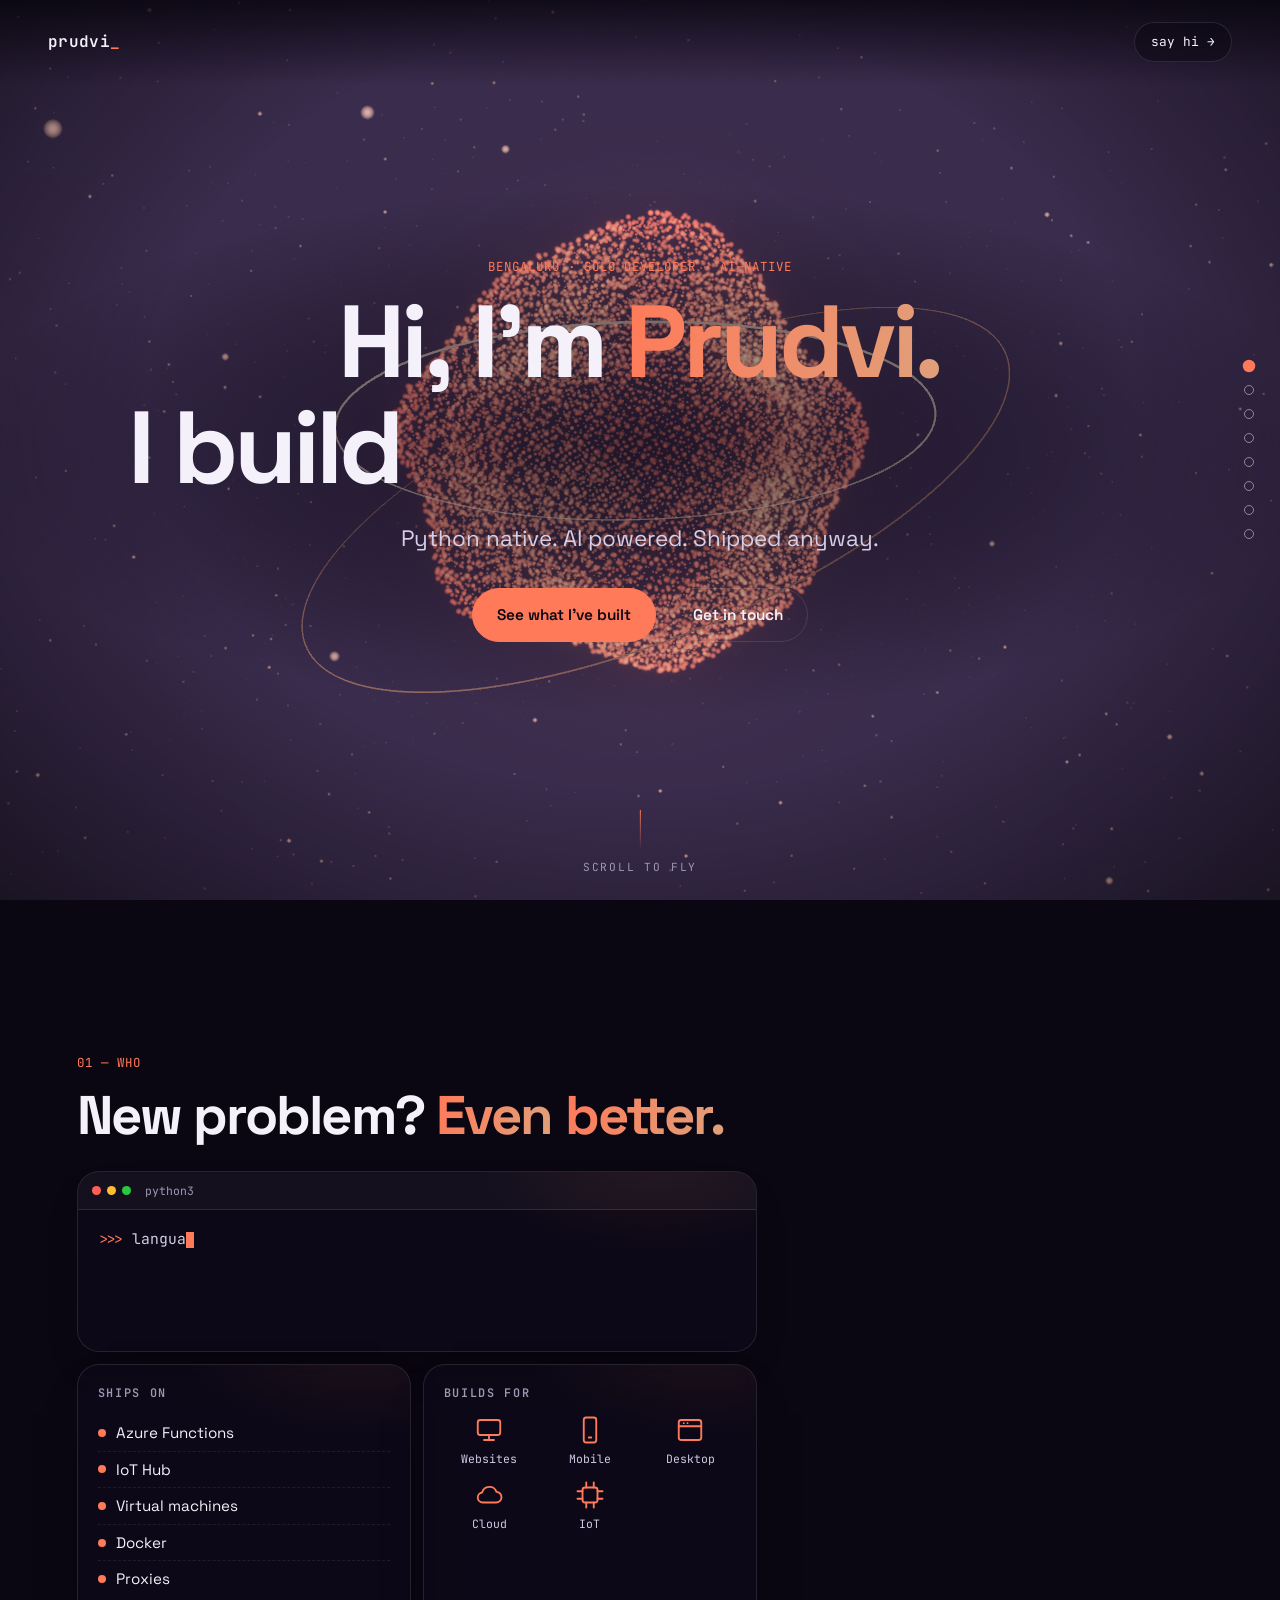
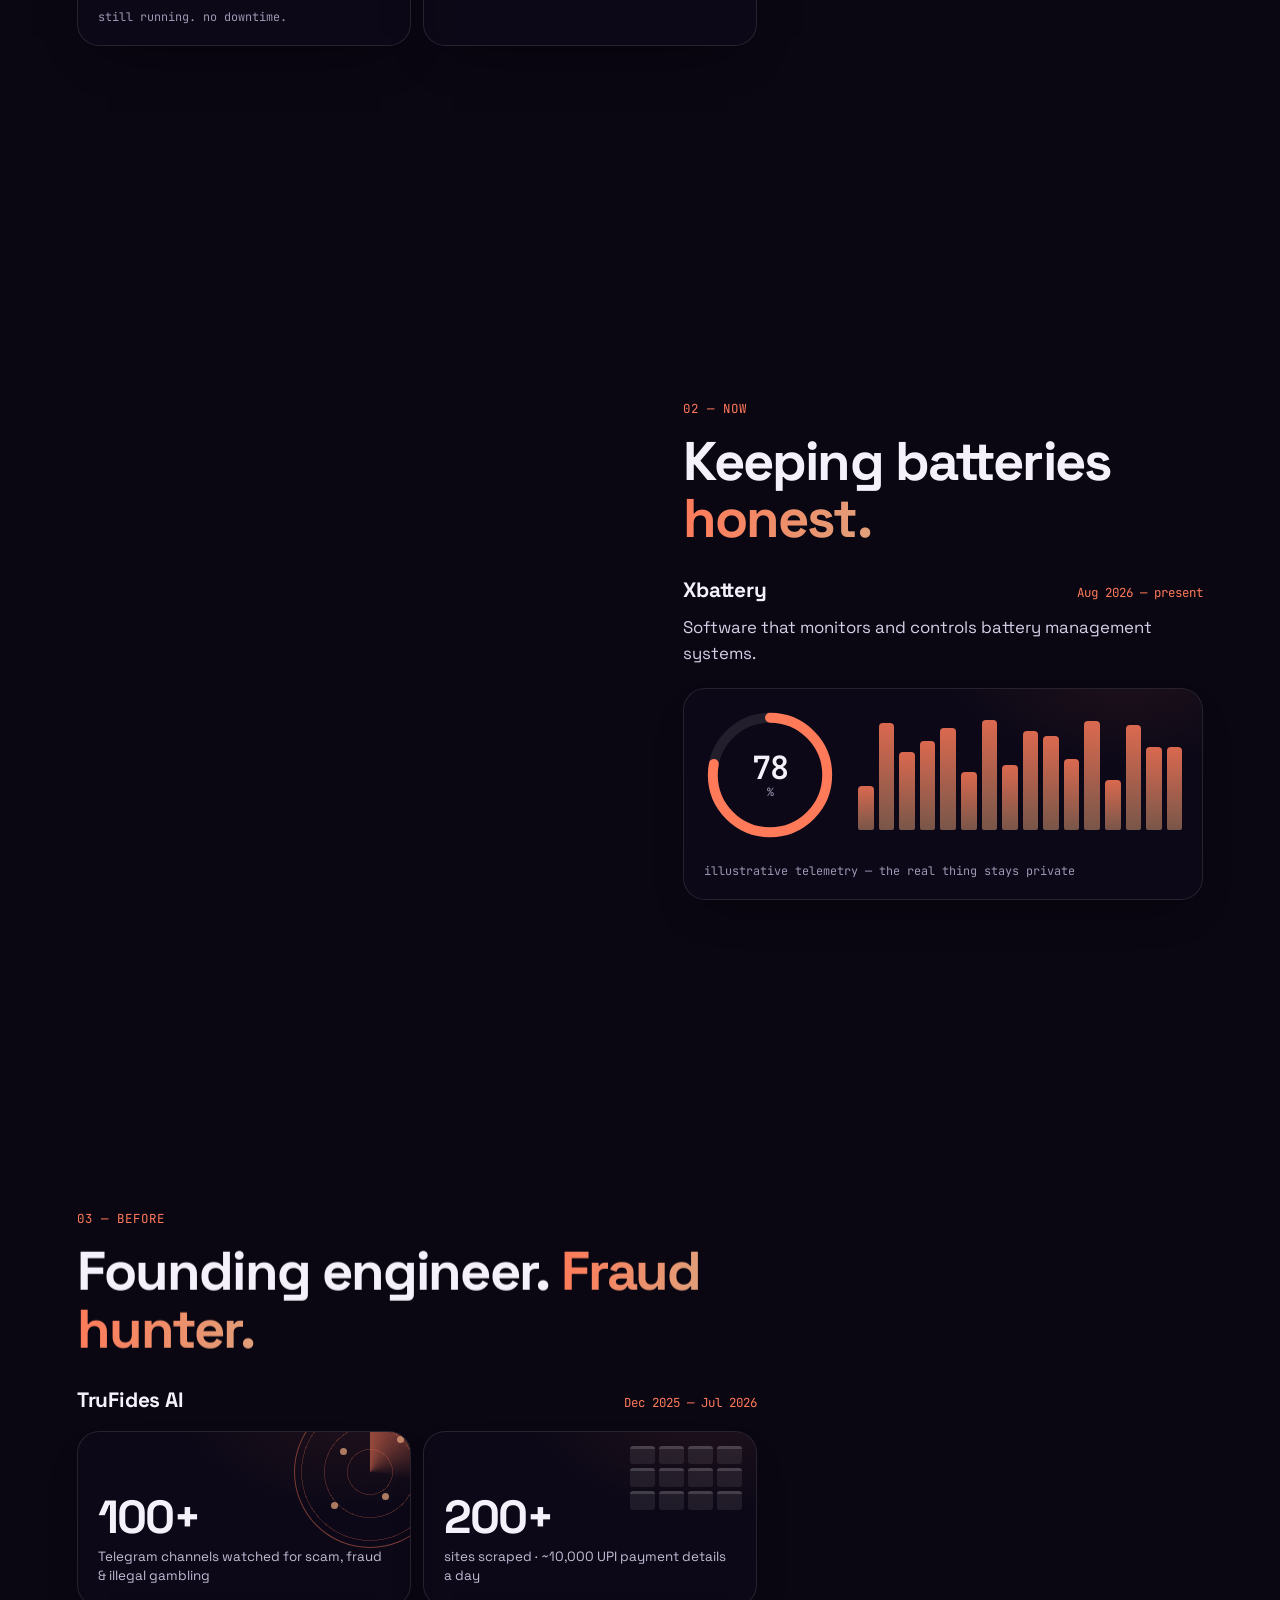
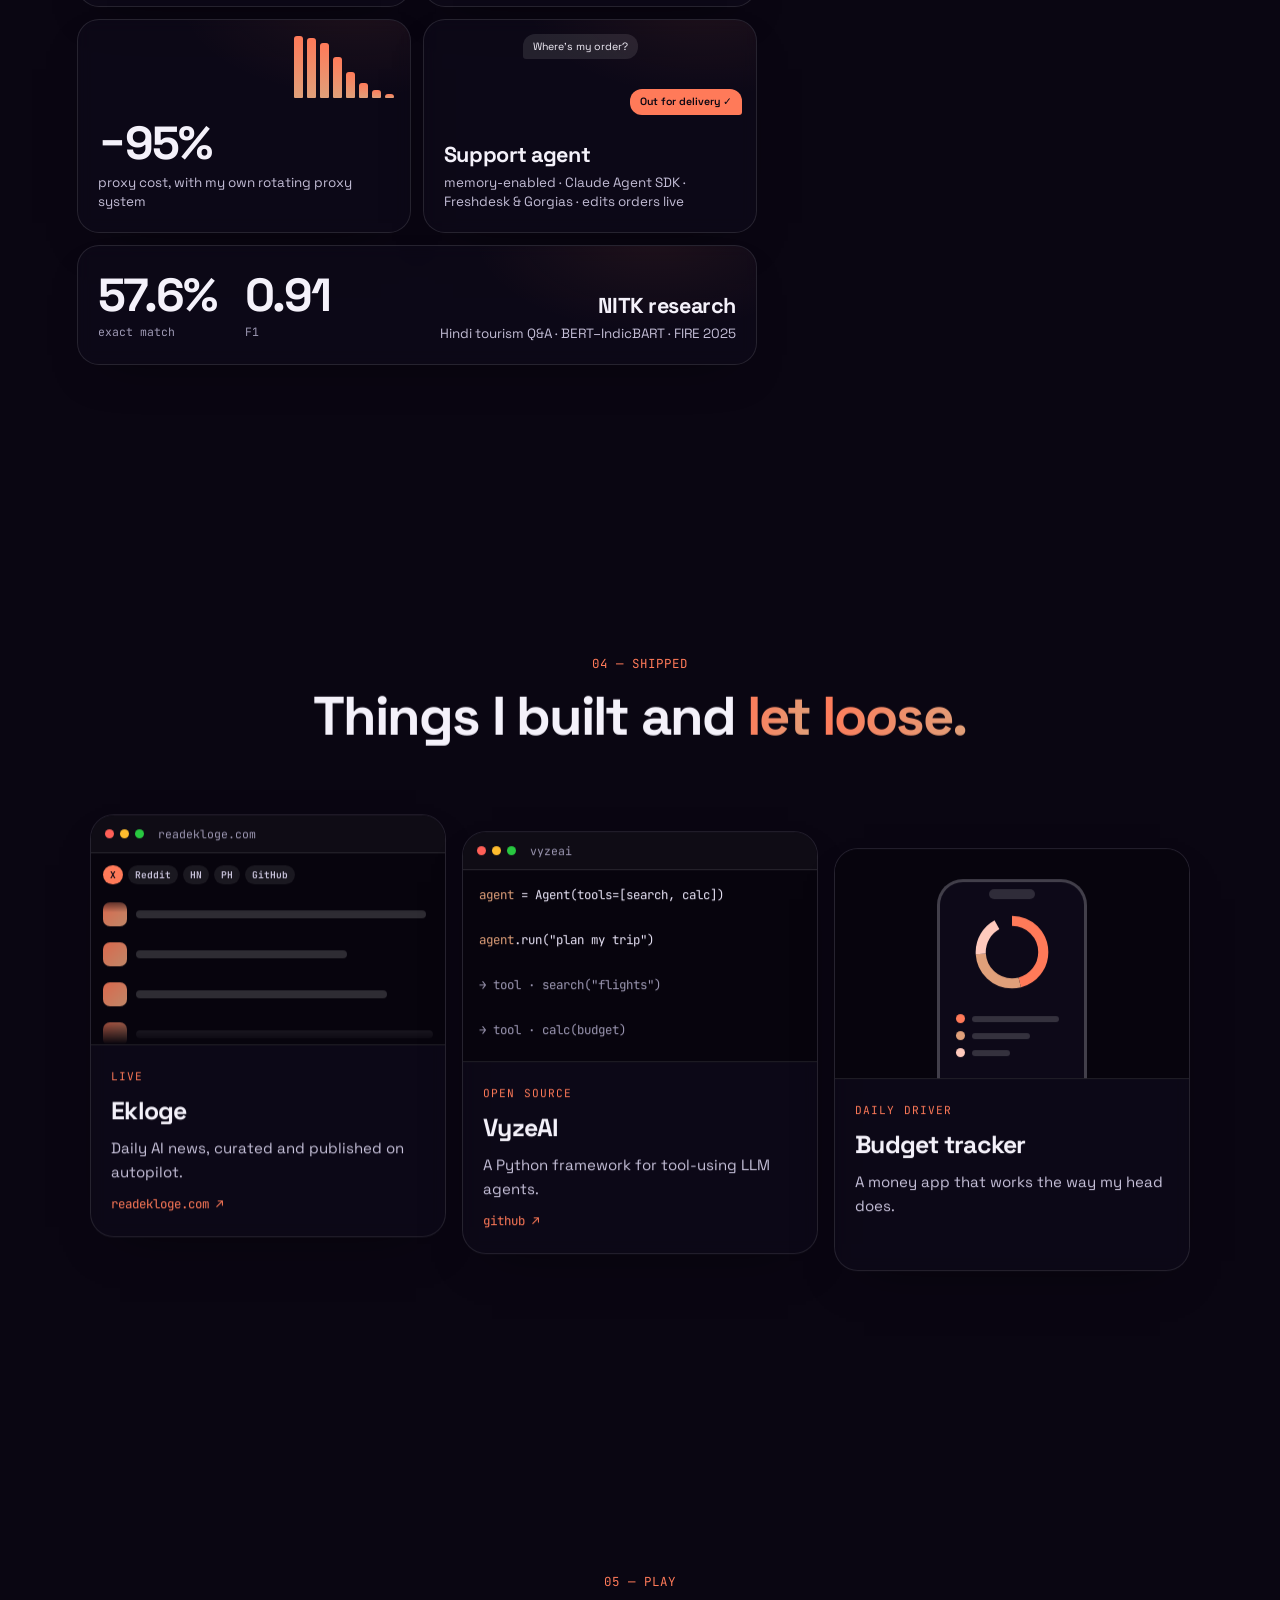
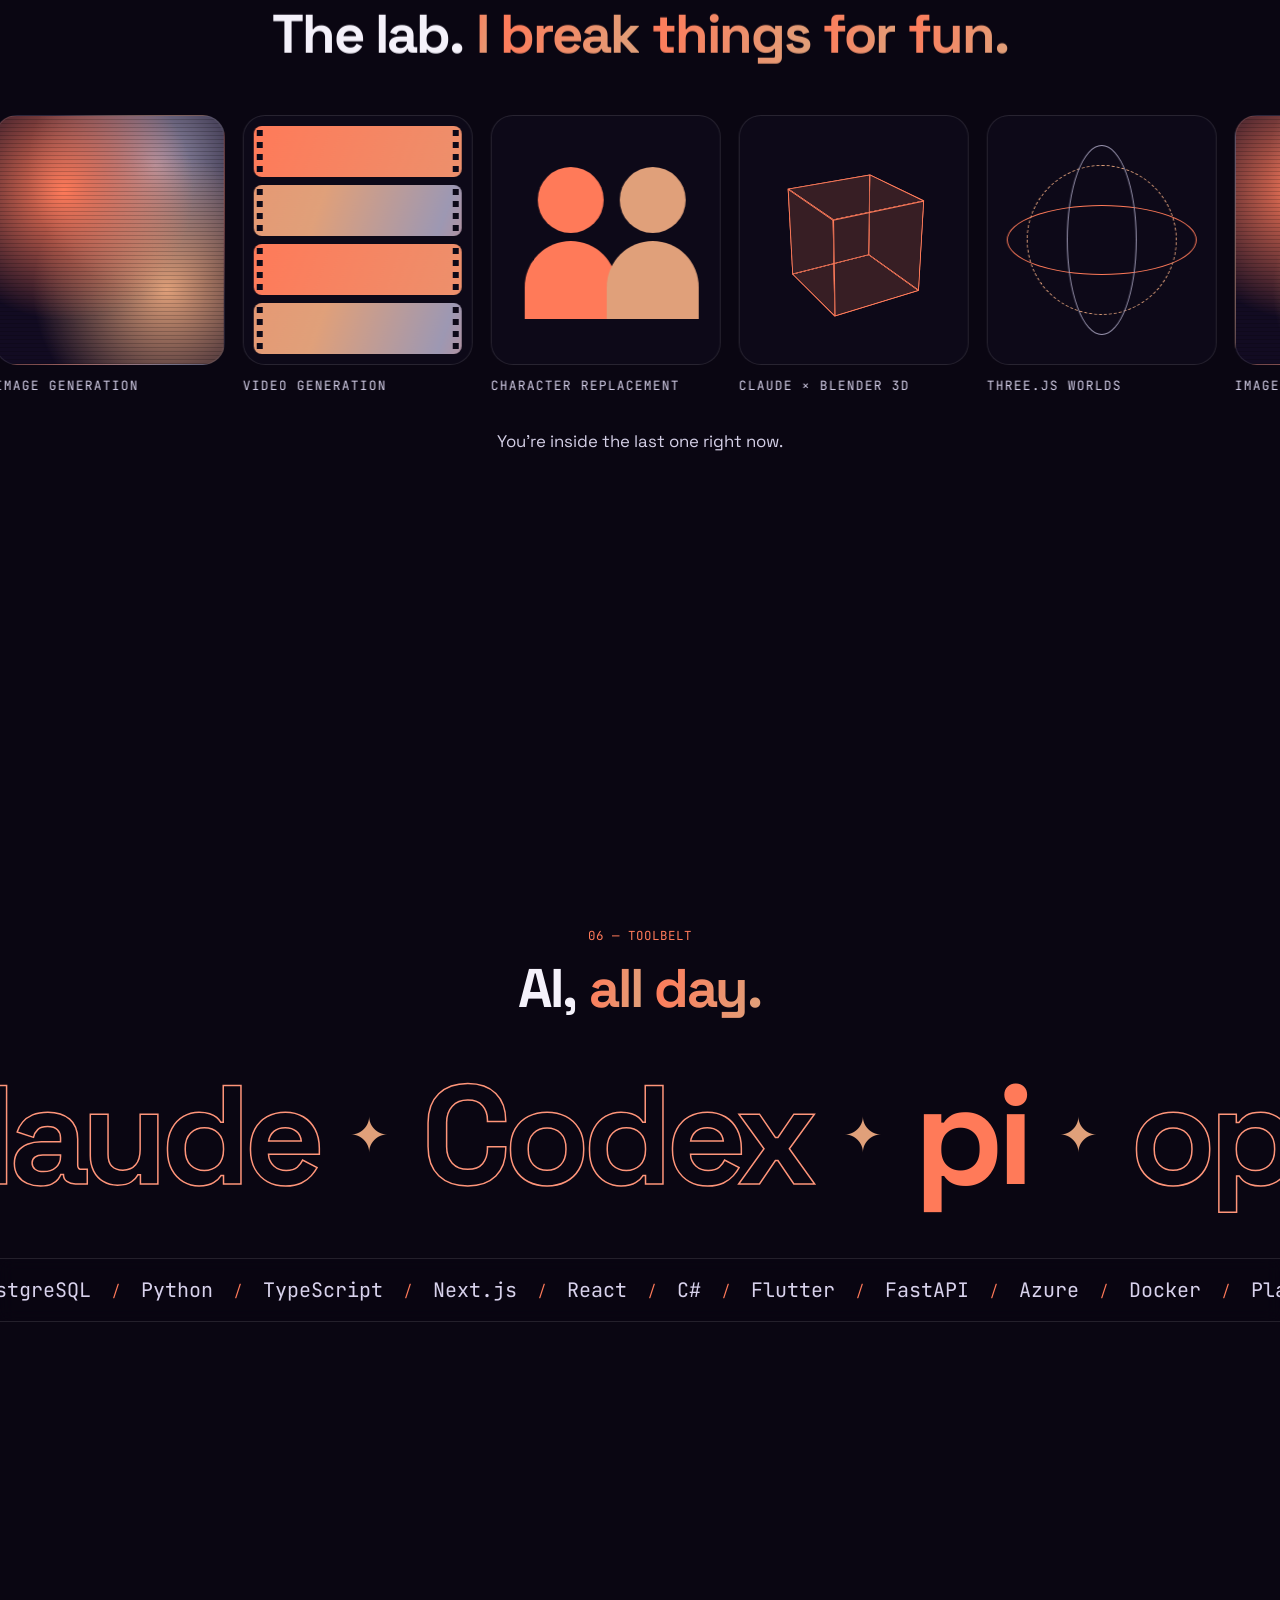
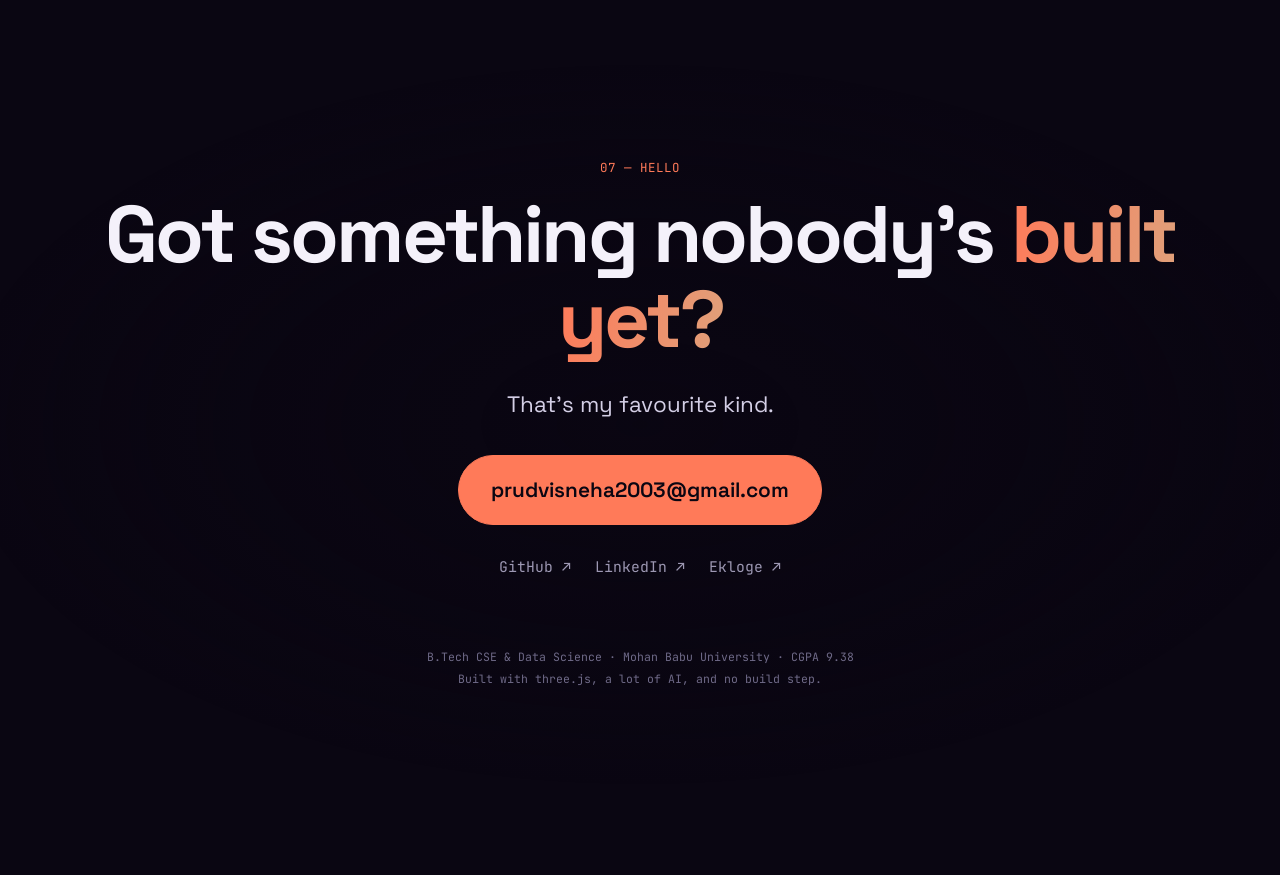
<file: index.html>
<!doctype html>
<html lang="en">
<head>
<meta charset="utf-8">
<meta name="viewport" content="width=device-width, initial-scale=1, viewport-fit=cover">
<title>Prudvi — I build things</title>
<meta name="description" content="Prudvi Kumar Reddy — solo builder from Bengaluru. Python-native, AI-assisted, curious about everything. Websites, apps, agents, 3D worlds.">
<meta name="theme-color" content="#0a0612">
<meta property="og:title" content="Prudvi — I build things">
<meta property="og:description" content="Solo builder. Python-native. AI-assisted. Websites, apps, agents, 3D worlds.">
<link rel="preconnect" href="https://fonts.googleapis.com">
<link rel="preconnect" href="https://fonts.gstatic.com" crossorigin>
<link href="https://fonts.googleapis.com/css2?family=JetBrains+Mono:wght@400;600&family=Space+Grotesk:wght@400;500;700&display=swap" rel="stylesheet">
<link rel="stylesheet" href="vendor/lenis.css">
<link rel="stylesheet" href="style.css?v=20261004">
<script>document.documentElement.classList.add('js');setTimeout(function(){if(!window.__ready)document.documentElement.classList.remove('js')},6000)</script>
<script type="importmap">{ "imports": { "three": "./vendor/three.module.min.js" } }</script>
</head>
<body>
<canvas id="bg" aria-hidden="true"></canvas>
<div class="vignette" aria-hidden="true"></div>
<div class="grain" aria-hidden="true"></div>
<div class="cursor" aria-hidden="true"><span></span></div>
<div class="progress" aria-hidden="true"><i></i></div>

<div class="loader" id="loader" aria-hidden="true">
  <div class="loader-count"><b id="loadNum">0</b><small>%</small></div>
  <div class="loader-bar"><i id="loadBar"></i></div>
</div>

<header class="top">
  <a class="logo" href="#hero" aria-label="Home">prudvi<span>_</span></a>
  <a class="top-cta magnetic" href="#contact">say hi →</a>
</header>
<nav class="dots" id="dots" aria-label="Sections"></nav>

<main id="main">

  <!-- 0 · HERO -->
  <section id="hero" data-label="Hello" class="center">
    <div class="wrap w-wide">
      <p class="eyebrow reveal">Bengaluru · solo developer · AI-native</p>
      <h1 data-split>Hi, I'm <span class="grad">Prudvi.</span></h1>
      <h1 class="h1b"><span class="pre" data-split>I build</span> <span class="swap" id="swap" aria-live="polite">websites</span></h1>
      <p class="lede reveal">Python native. AI powered. Shipped anyway.</p>
      <div class="cta reveal">
        <a class="btn magnetic" href="#built"><span>See what I've built</span></a>
        <a class="btn ghost magnetic" href="#contact"><span>Get in touch</span></a>
      </div>
    </div>
    <div class="scroll-cue" aria-hidden="true"><span></span>scroll to fly</div>
  </section>

  <!-- 1 · ABOUT -->
  <section id="about" data-label="Me" class="left">
    <div class="wrap w-mid">
      <p class="eyebrow reveal">01 — who</p>
      <h2 data-split>New problem? <span class="grad">Even better.</span></h2>

      <div class="bento b-about">
        <div class="tile term reveal" id="terminal">
          <div class="chrome"><i></i><i></i><i></i><span>python3</span></div>
          <pre class="code" id="termOut" aria-label="Python is the language I actually know; I shipped TypeScript, Next.js, React, C# and Flutter anyway."></pre>
        </div>

        <div class="tile reveal">
          <h3 class="tile-h">Ships on</h3>
          <ul class="status">
            <li><i></i>Azure Functions</li>
            <li><i></i>IoT Hub</li>
            <li><i></i>Virtual machines</li>
            <li><i></i>Docker</li>
            <li><i></i>Proxies</li>
          </ul>
          <p class="tile-note">still running. no downtime.</p>
        </div>

        <div class="tile reveal">
          <h3 class="tile-h">Builds for</h3>
          <div class="icons">
            <div><svg viewBox="0 0 24 24"><rect x="3" y="4" width="18" height="12" rx="2"/><path d="M8 20h8M12 16v4"/></svg>Websites</div>
            <div><svg viewBox="0 0 24 24"><rect x="7" y="2" width="10" height="20" rx="2"/><path d="M11 18h2"/></svg>Mobile</div>
            <div><svg viewBox="0 0 24 24"><rect x="3" y="4" width="18" height="16" rx="2"/><path d="M3 9h18M7 6.5h.01M10 6.5h.01"/></svg>Desktop</div>
            <div><svg viewBox="0 0 24 24"><path d="M7 18a4 4 0 0 1-.5-7.97A6 6 0 0 1 18 9.5 4.25 4.25 0 0 1 17.5 18z"/></svg>Cloud</div>
            <div><svg viewBox="0 0 24 24"><rect x="6" y="6" width="12" height="12" rx="2"/><path d="M9 2v4M15 2v4M9 18v4M15 18v4M2 9h4M2 15h4M18 9h4M18 15h4"/></svg>IoT</div>
          </div>
        </div>
      </div>
    </div>
  </section>

  <!-- 2 · NOW -->
  <section id="now" data-label="Now" class="right">
    <div class="wrap w-narrow">
      <p class="eyebrow reveal">02 — now</p>
      <h2 data-split>Keeping batteries <span class="grad">honest.</span></h2>
      <div class="role reveal"><b>Xbattery</b><em>Aug 2026 — present</em></div>
      <p class="lede sm reveal">Software that monitors and controls battery management systems.</p>

      <div class="tile telemetry reveal">
        <div class="ring">
          <svg viewBox="0 0 120 120"><circle class="trk" cx="60" cy="60" r="52"/><circle class="val" id="ringVal" cx="60" cy="60" r="52"/></svg>
          <div class="ring-n"><b id="ringNum">87</b><small>%</small></div>
        </div>
        <div class="bars" id="cellBars"></div>
        <p class="tile-note">illustrative telemetry — the real thing stays private</p>
      </div>
    </div>
  </section>

  <!-- 3 · BEFORE -->
  <section id="before" data-label="Before" class="left">
    <div class="wrap w-mid">
      <p class="eyebrow reveal">03 — before</p>
      <h2 data-split>Founding engineer. <span class="grad">Fraud hunter.</span></h2>
      <div class="role reveal"><b>TruFides AI</b><em>Dec 2025 — Jul 2026</em></div>

      <div class="bento b-before">
        <div class="tile radar-tile reveal">
          <div class="radar" aria-hidden="true"><i style="--x:30%;--y:34%;--d:.2s"></i><i style="--x:68%;--y:26%;--d:1.1s"></i><i style="--x:58%;--y:64%;--d:2s"></i><i style="--x:24%;--y:70%;--d:2.8s"></i><i style="--x:78%;--y:56%;--d:3.4s"></i></div>
          <div class="big"><strong data-count="100" data-suffix="+">0</strong><span>Telegram channels watched for scam, fraud &amp; illegal gambling</span></div>
        </div>

        <div class="tile scrape-tile reveal">
          <div class="scr" id="scr" aria-hidden="true"></div>
          <div class="big"><strong data-count="200" data-suffix="+">0</strong><span>sites scraped · ~10,000 UPI payment details a day</span></div>
        </div>

        <div class="tile proxy-tile reveal">
          <div class="pbars" id="pbars" aria-hidden="true"></div>
          <div class="big"><strong data-count="95" data-prefix="−" data-suffix="%">0</strong><span>proxy cost, with my own rotating proxy system</span></div>
        </div>

        <div class="tile chat-tile reveal">
          <div class="chat" aria-hidden="true">
            <div class="msg them m1">Where's my order?</div>
            <div class="msg typing"><i></i><i></i><i></i></div>
            <div class="msg me m2">Out for delivery ✓</div>
          </div>
          <div class="big"><strong class="txt">Support agent</strong><span>memory-enabled · Claude Agent SDK · Freshdesk &amp; Gorgias · edits orders live</span></div>
        </div>

        <div class="tile nitk-tile reveal">
          <div class="nitk"><div><strong data-count="57.6" data-suffix="%" data-dec="1">0</strong><span>exact match</span></div><div><strong data-count="0.91" data-dec="2">0</strong><span>F1</span></div></div>
          <div class="big"><strong class="txt">NITK research</strong><span>Hindi tourism Q&amp;A · BERT–IndicBART · FIRE 2025</span></div>
        </div>
      </div>
    </div>
  </section>

  <!-- 4 · BUILT -->
  <section id="built" data-label="Built" class="center">
    <div class="wrap w-wide">
      <p class="eyebrow reveal">04 — shipped</p>
      <h2 data-split>Things I built and <span class="grad">let loose.</span></h2>

      <div class="showcase">
        <a class="proj tilt reveal" href="https://readekloge.com" target="_blank" rel="noopener" data-cursor="open ↗">
          <div class="mock browser">
            <div class="chrome"><i></i><i></i><i></i><span>readekloge.com</span></div>
            <div class="feed">
              <div class="src"><b>X</b><b>Reddit</b><b>HN</b><b>PH</b><b>GitHub</b></div>
              <div class="scroller"><div class="rows">
                <p><i></i><span style="--w:88%"></span></p><p><i></i><span style="--w:64%"></span></p><p><i></i><span style="--w:76%"></span></p><p><i></i><span style="--w:92%"></span></p><p><i></i><span style="--w:58%"></span></p><p><i></i><span style="--w:80%"></span></p>
                <p><i></i><span style="--w:88%"></span></p><p><i></i><span style="--w:64%"></span></p><p><i></i><span style="--w:76%"></span></p><p><i></i><span style="--w:92%"></span></p><p><i></i><span style="--w:58%"></span></p><p><i></i><span style="--w:80%"></span></p>
              </div></div>
            </div>
          </div>
          <div class="meta"><span class="tag">live</span><h3>Ekloge</h3><p>Daily AI news, curated and published on autopilot.</p><span class="go">readekloge.com ↗</span></div>
        </a>

        <a class="proj tilt reveal" href="https://github.com/prudvireddyNS" target="_blank" rel="noopener" data-cursor="open ↗">
          <div class="mock terminal">
            <div class="chrome"><i></i><i></i><i></i><span>vyzeai</span></div>
            <pre class="code run"><span class="l" style="--i:0"><em>agent</em> = Agent(tools=[search, calc])</span>
<span class="l" style="--i:1"><em>agent</em>.run("plan my trip")</span>
<span class="l dim" style="--i:2">→ tool · search("flights")</span>
<span class="l dim" style="--i:3">→ tool · calc(budget)</span>
<span class="l ok" style="--i:4">✓ done</span></pre>
          </div>
          <div class="meta"><span class="tag">open source</span><h3>VyzeAI</h3><p>A Python framework for tool-using LLM agents.</p><span class="go">github ↗</span></div>
        </a>

        <div class="proj tilt reveal">
          <div class="mock phone-wrap">
            <div class="phone">
              <div class="notch"></div>
              <svg class="donut" viewBox="0 0 100 100">
                <circle class="d0" cx="50" cy="50" r="34" pathLength="100"/>
                <circle class="d1" cx="50" cy="50" r="34" pathLength="100"/>
                <circle class="d2" cx="50" cy="50" r="34" pathLength="100"/>
              </svg>
              <div class="cats"><p><i></i><span style="--w:78%"></span></p><p><i></i><span style="--w:52%"></span></p><p><i></i><span style="--w:34%"></span></p></div>
            </div>
          </div>
          <div class="meta"><span class="tag">daily driver</span><h3>Budget tracker</h3><p>A money app that works the way my head does.</p></div>
        </div>
      </div>
    </div>
  </section>

  <!-- 5 · LAB -->
  <section id="lab" data-label="Lab" class="center">
    <div class="wrap w-wide head">
      <p class="eyebrow reveal">05 — play</p>
      <h2 data-split>The lab. <span class="grad">I break things for fun.</span></h2>
    </div>
    <div class="marquee lab-m" data-speed="40" data-dir="1" aria-label="Experiments">
      <div class="track">
        <!-- tiles repeated by JS -->
        <div class="lt"><div class="art a-img"></div><span>Image generation</span></div>
        <div class="lt"><div class="art a-vid"><i></i><i></i><i></i><i></i></div><span>Video generation</span></div>
        <div class="lt"><div class="art a-swap"><i></i><i></i></div><span>Character replacement</span></div>
        <div class="lt"><div class="art a-cube"><b></b><b></b><b></b><b></b><b></b><b></b></div><span>Claude × Blender 3D</span></div>
        <div class="lt"><div class="art a-ring"><i></i><i></i><i></i></div><span>three.js worlds</span></div>
      </div>
    </div>
    <p class="lede sm center-note reveal">You're inside the last one right now.</p>
  </section>

  <!-- 6 · TOOLS -->
  <section id="tools" data-label="Tools" class="center">
    <div class="wrap w-wide head">
      <p class="eyebrow reveal">06 — toolbelt</p>
      <h2 data-split>AI, <span class="grad">all day.</span></h2>
    </div>
    <div class="marquee big-m" data-speed="70" data-dir="-1" aria-label="AI tools I use">
      <div class="track"><span>Claude</span><b>✦</b><span>Codex</span><b>✦</b><span>pi</span><b>✦</b><span>opencode</span><b>✦</b><span>hermes</span><b>✦</b><span>openclaw</span><b>✦</b><span>Kimi</span><b>✦</b><span>DeepSeek</span><b>✦</b></div>
    </div>
    <div class="marquee mono-m" data-speed="45" data-dir="1" aria-label="Stack">
      <div class="track"><span>Python</span><b>/</b><span>TypeScript</span><b>/</b><span>Next.js</span><b>/</b><span>React</span><b>/</b><span>C#</span><b>/</b><span>Flutter</span><b>/</b><span>FastAPI</span><b>/</b><span>Azure</span><b>/</b><span>Docker</span><b>/</b><span>Playwright</span><b>/</b><span>PostgreSQL</span><b>/</b></div>
    </div>
  </section>

  <!-- 7 · CONTACT -->
  <section id="contact" data-label="Contact" class="center">
    <div class="wrap w-wide">
      <p class="eyebrow reveal">07 — hello</p>
      <h2 class="big" data-split>Got something nobody's <span class="grad">built yet?</span></h2>
      <p class="lede reveal">That's my favourite kind.</p>
      <div class="cta reveal">
        <a class="btn lg magnetic" href="mailto:prudvisneha2003@gmail.com"><span>prudvisneha2003@gmail.com</span></a>
      </div>
      <div class="links reveal">
        <a class="magnetic" href="https://github.com/prudvireddyNS" target="_blank" rel="noopener">GitHub ↗</a>
        <a class="magnetic" href="https://linkedin.com/in/ns-prudhvi-kumar-reddy-2832bb272" target="_blank" rel="noopener">LinkedIn ↗</a>
        <a class="magnetic" href="https://readekloge.com" target="_blank" rel="noopener">Ekloge ↗</a>
      </div>
      <p class="foot">B.Tech CSE &amp; Data Science · Mohan Babu University · CGPA 9.38<br>Built with three.js, a lot of AI, and no build step.</p>
    </div>
  </section>

</main>

<script src="vendor/gsap.min.js"></script>
<script src="vendor/ScrollTrigger.min.js"></script>
<script src="vendor/lenis.min.js"></script>
<script type="module" src="main.js?v=20261004"></script>
</body>
</html>
</file>
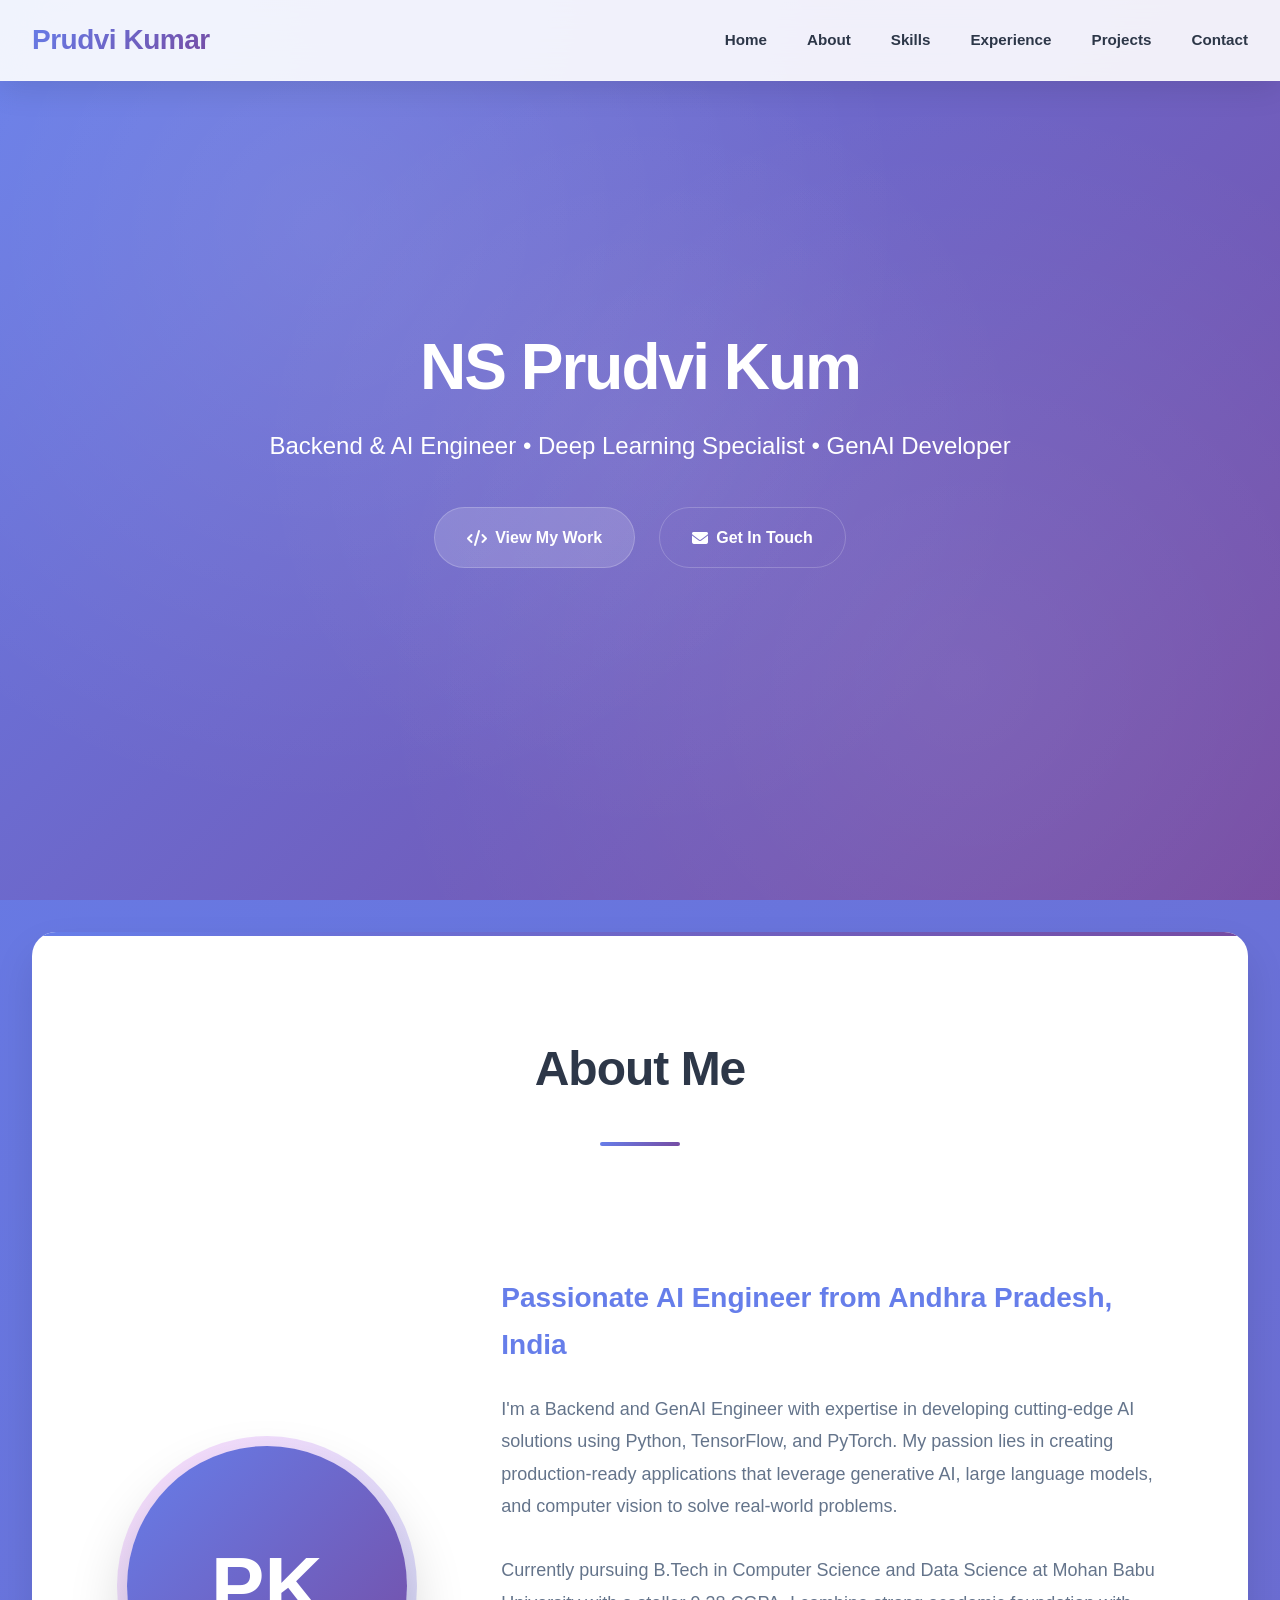
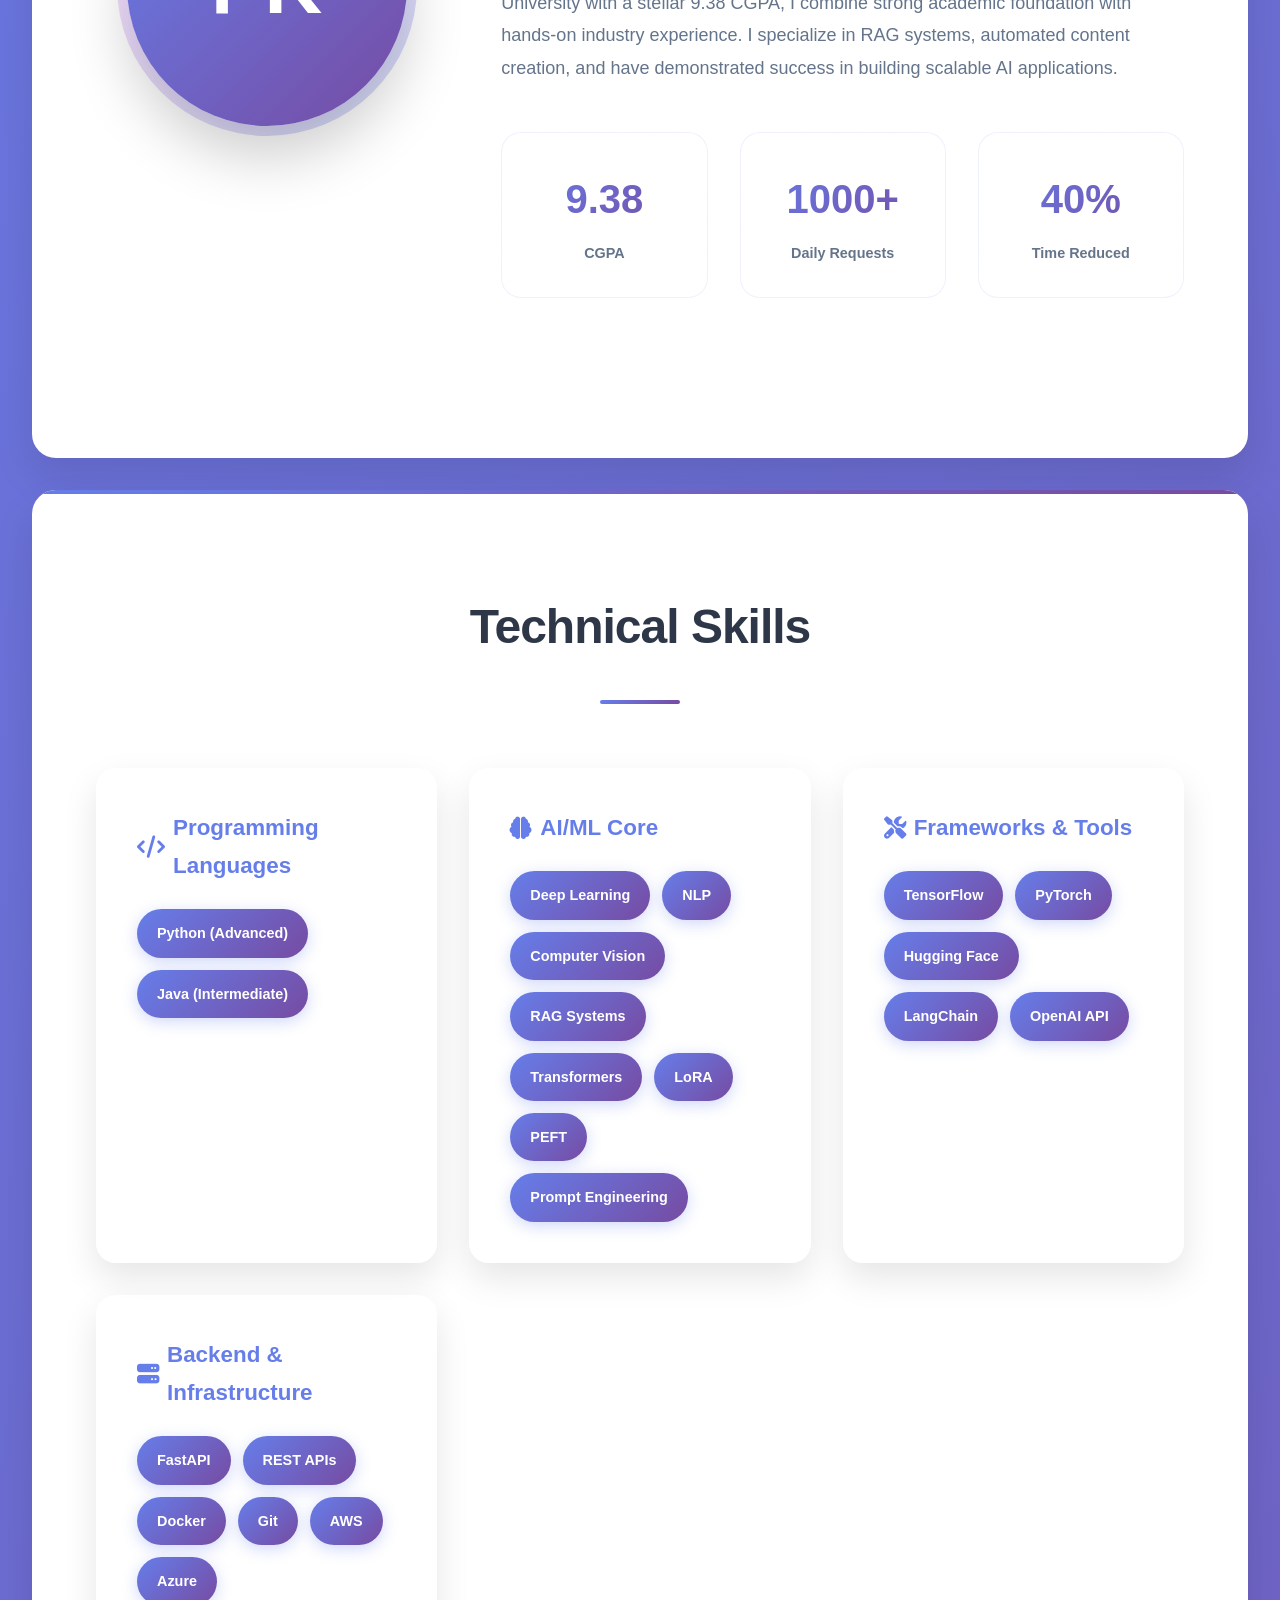
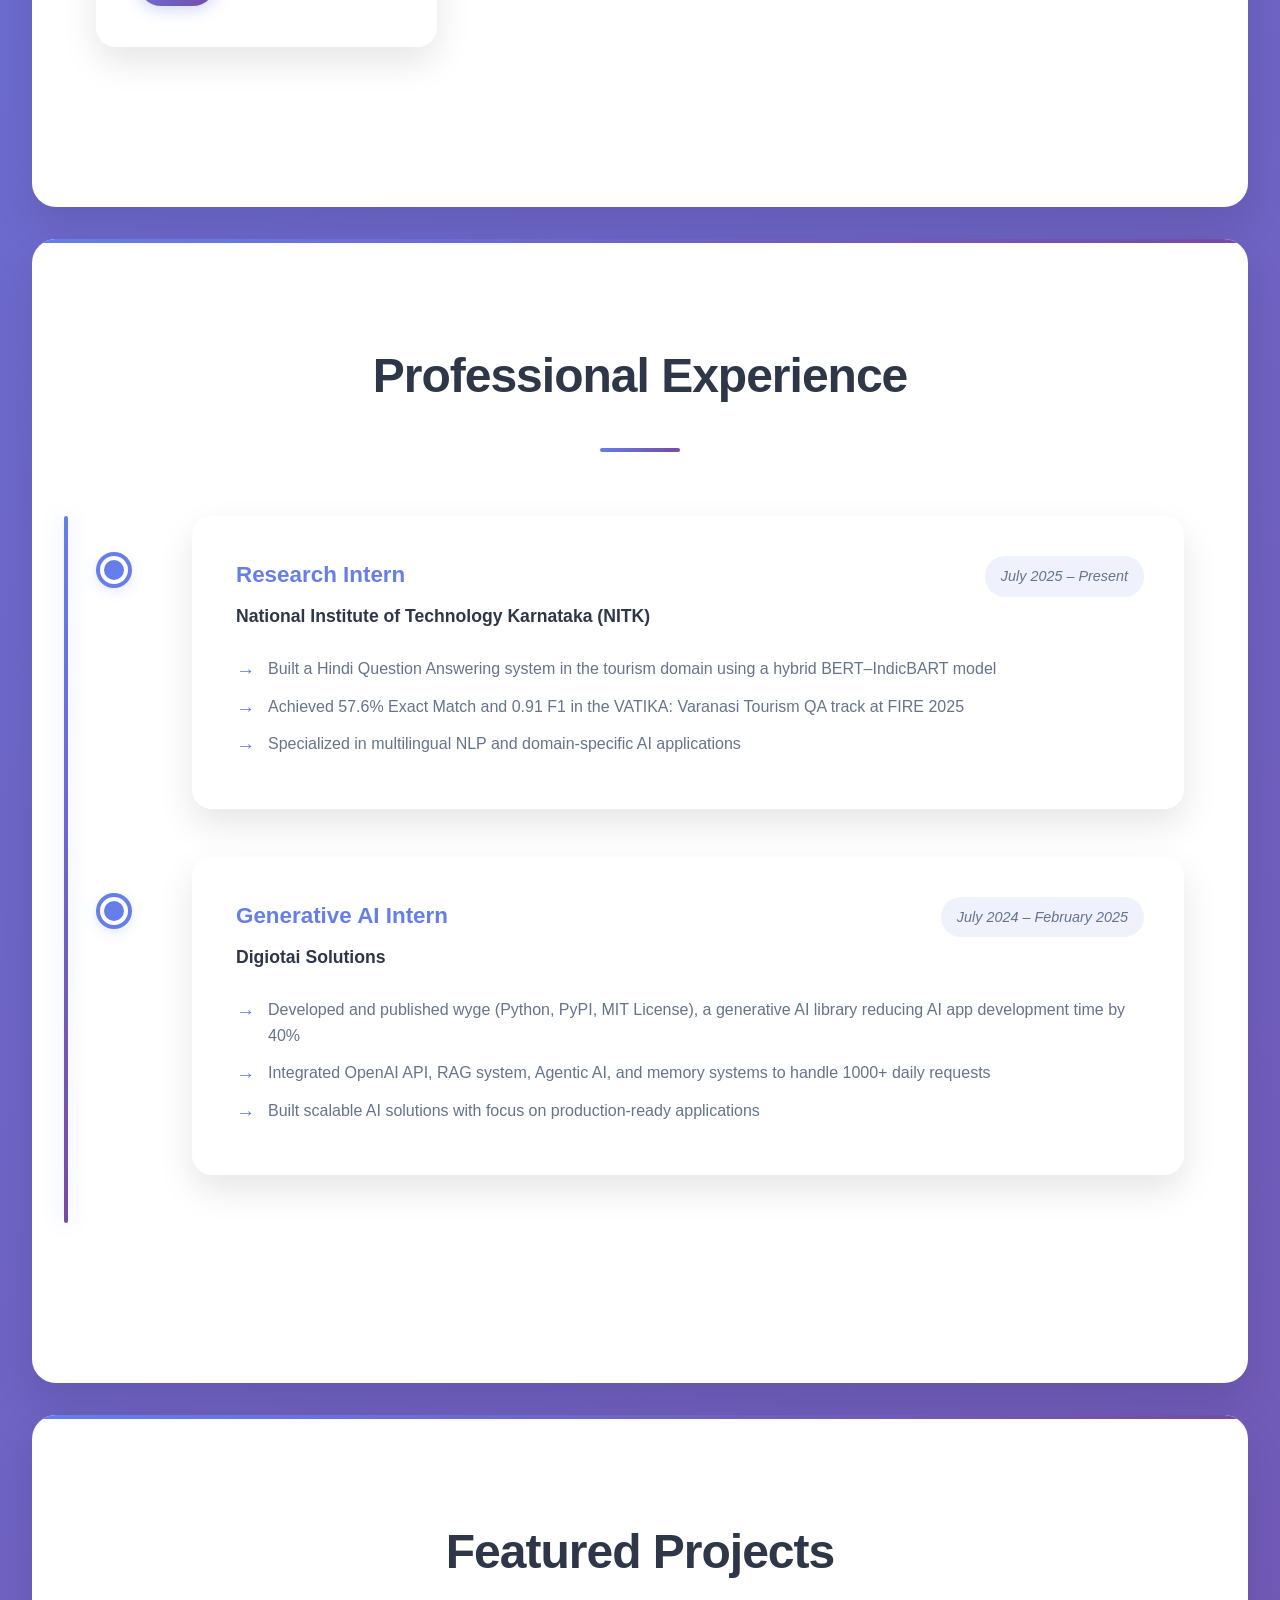
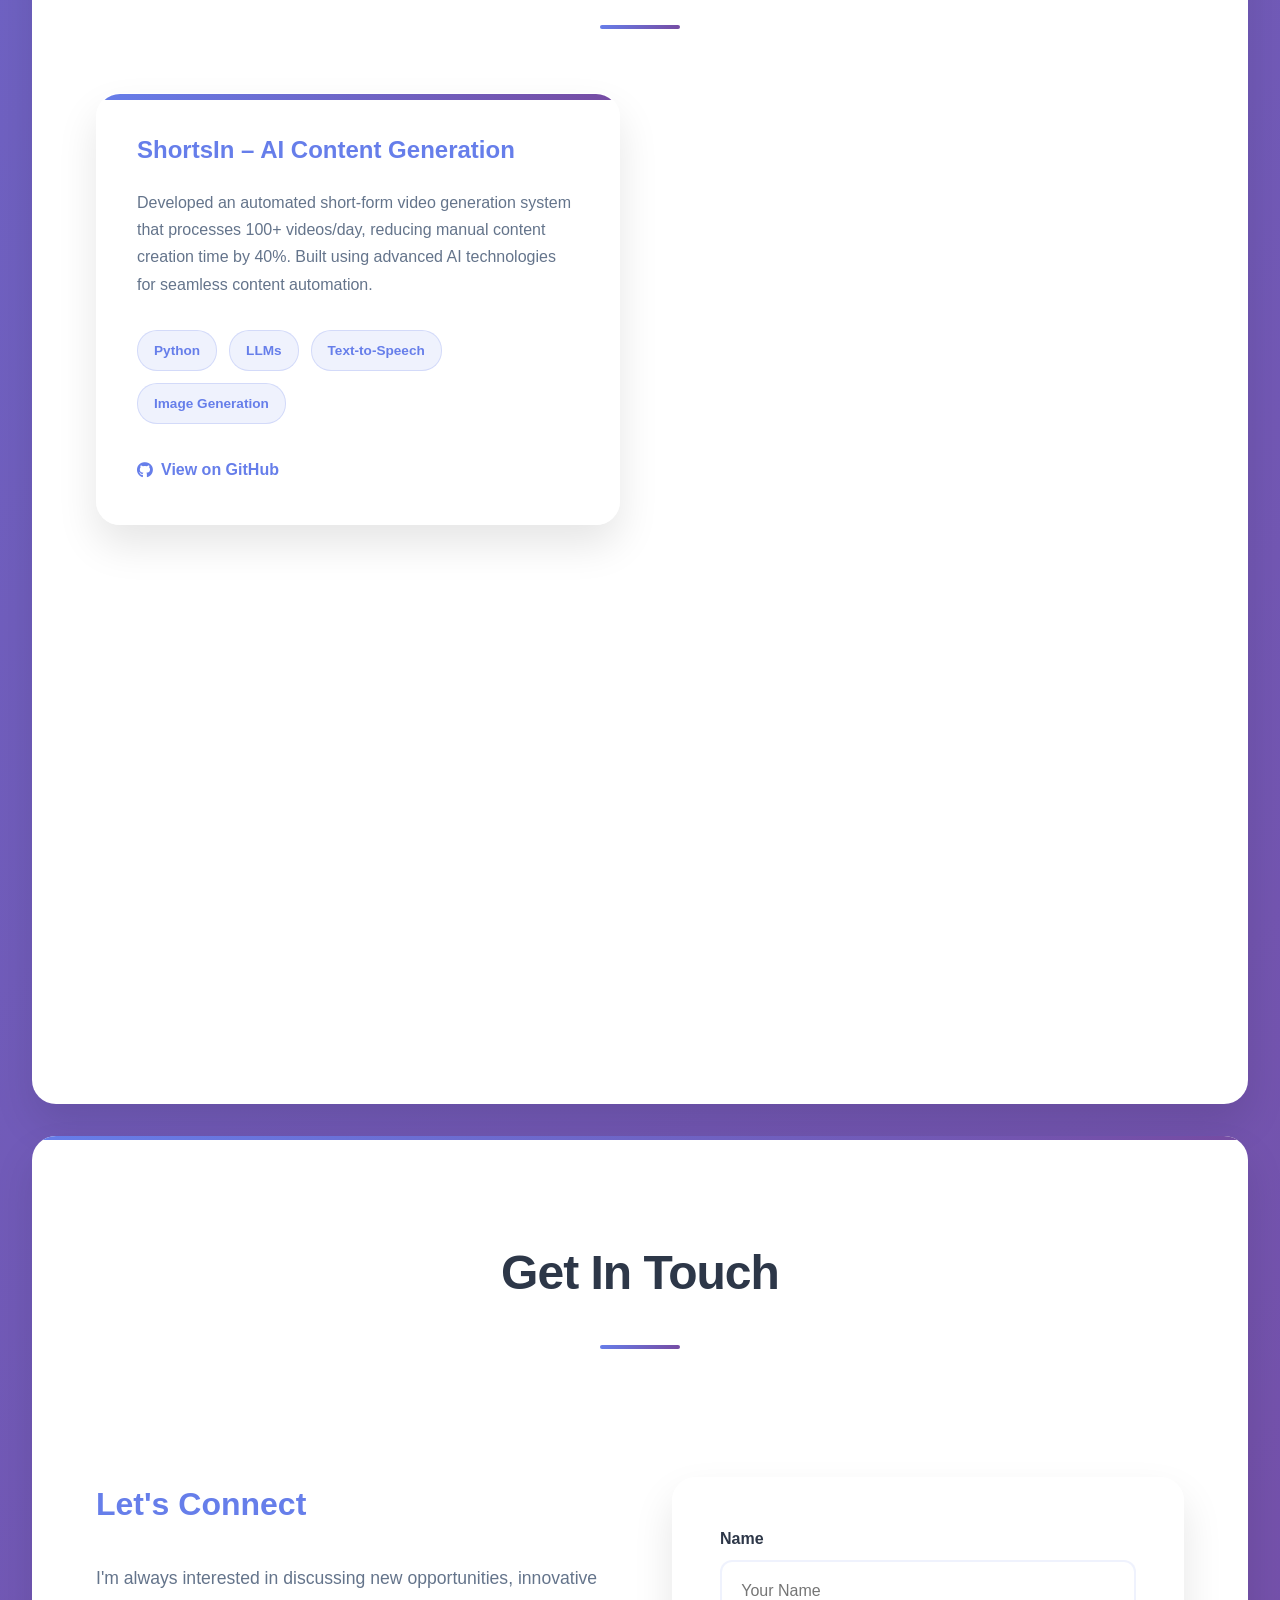
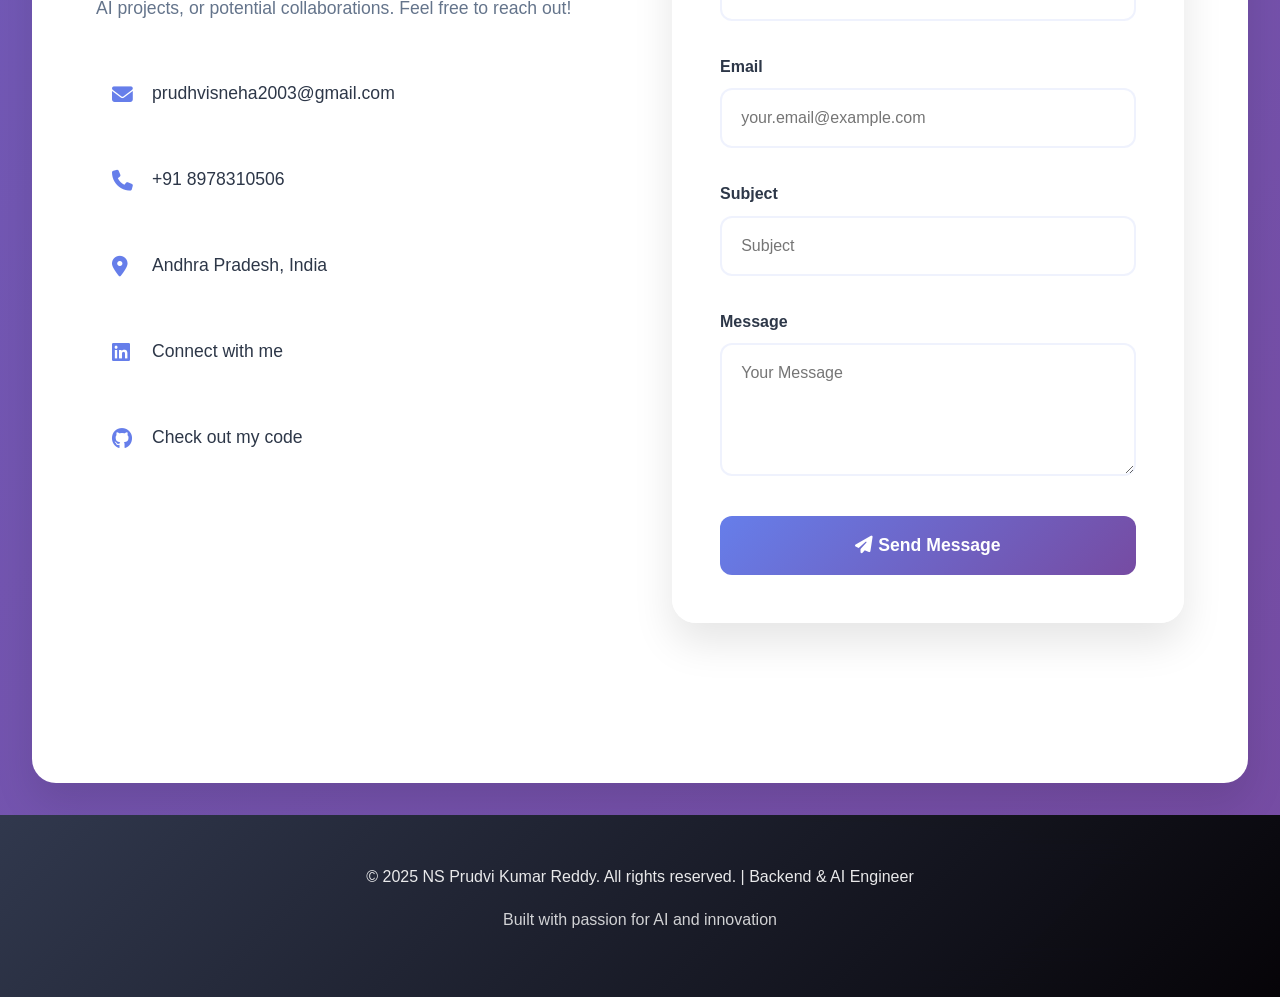
<file: 3.html>
<!DOCTYPE html>
<html lang="en">
<head>
    <meta charset="UTF-8">
    <meta name="viewport" content="width=device-width, initial-scale=1.0">
    <title>NS Prudvi Kumar Reddy - Backend & AI Engineer</title>
    <link href="https://cdnjs.cloudflare.com/ajax/libs/font-awesome/6.4.0/css/all.min.css" rel="stylesheet">
    <style>
        * {
            margin: 0;
            padding: 0;
            box-sizing: border-box;
        }

        :root {
            --primary: #667eea;
            --secondary: #764ba2;
            --accent: #f093fb;
            --dark: #2d3748;
            --light: #f7fafc;
            --white: #ffffff;
            --shadow: rgba(0, 0, 0, 0.1);
            --shadow-hover: rgba(0, 0, 0, 0.2);
            --gradient-primary: linear-gradient(135deg, var(--primary) 0%, var(--secondary) 100%);
            --gradient-accent: linear-gradient(135deg, var(--accent) 0%, var(--primary) 100%);
            --glass: rgba(255, 255, 255, 0.1);
            --glass-border: rgba(255, 255, 255, 0.2);
        }

        html {
            scroll-behavior: smooth;
        }

        body {
            font-family: 'Inter', -apple-system, BlinkMacSystemFont, 'Segoe UI', sans-serif;
            line-height: 1.7;
            color: var(--dark);
            background: var(--gradient-primary);
            min-height: 100vh;
            overflow-x: hidden;
        }

        /* Enhanced Navigation */
        nav {
            position: fixed;
            top: 0;
            width: 100%;
            background: rgba(255, 255, 255, 0.9);
            backdrop-filter: blur(20px);
            -webkit-backdrop-filter: blur(20px);
            z-index: 1000;
            padding: 1rem 0;
            box-shadow: 0 8px 32px rgba(0, 0, 0, 0.1);
            border-bottom: 1px solid rgba(255, 255, 255, 0.2);
            transition: all 0.3s cubic-bezier(0.4, 0, 0.2, 1);
        }

        .nav-container {
            max-width: 1400px;
            margin: 0 auto;
            display: flex;
            justify-content: space-between;
            align-items: center;
            padding: 0 2rem;
        }

        .logo {
            font-size: 1.75rem;
            font-weight: 800;
            background: var(--gradient-primary);
            -webkit-background-clip: text;
            -webkit-text-fill-color: transparent;
            background-clip: text;
            letter-spacing: -0.5px;
        }

        .nav-links {
            display: flex;
            list-style: none;
            gap: 2.5rem;
        }

        .nav-links a {
            text-decoration: none;
            color: var(--dark);
            font-weight: 600;
            font-size: 0.95rem;
            transition: all 0.3s cubic-bezier(0.4, 0, 0.2, 1);
            position: relative;
            padding: 0.5rem 0;
        }

        .nav-links a:hover {
            color: var(--primary);
            transform: translateY(-2px);
        }

        .nav-links a::after {
            content: '';
            position: absolute;
            bottom: 0;
            left: 0;
            width: 0;
            height: 2px;
            background: var(--gradient-primary);
            transition: width 0.3s cubic-bezier(0.4, 0, 0.2, 1);
        }

        .nav-links a:hover::after {
            width: 100%;
        }

        .mobile-menu {
            display: none;
            flex-direction: column;
            cursor: pointer;
            padding: 0.5rem;
        }

        .mobile-menu span {
            width: 25px;
            height: 3px;
            background: var(--primary);
            margin: 3px 0;
            transition: 0.3s;
            border-radius: 2px;
        }

        /* Enhanced Hero Section */
        .hero {
            min-height: 100vh;
            display: flex;
            align-items: center;
            justify-content: center;
            text-align: center;
            color: white;
            position: relative;
            overflow: hidden;
            background: var(--gradient-primary);
        }

        .hero::before {
            content: '';
            position: absolute;
            top: 0;
            left: 0;
            right: 0;
            bottom: 0;
            background: 
                radial-gradient(circle at 25% 25%, rgba(255, 255, 255, 0.1) 0%, transparent 50%),
                radial-gradient(circle at 75% 75%, rgba(255, 255, 255, 0.08) 0%, transparent 50%),
                radial-gradient(circle at 50% 50%, rgba(255, 255, 255, 0.05) 0%, transparent 50%);
            animation: float 20s ease-in-out infinite;
        }

        @keyframes float {
            0%, 100% { transform: translateY(0px) rotate(0deg); }
            33% { transform: translateY(-30px) rotate(2deg); }
            66% { transform: translateY(-20px) rotate(-1deg); }
        }

        .hero-content {
            position: relative;
            z-index: 1;
            max-width: 900px;
            padding: 0 2rem;
        }

        .hero-title {
            font-size: clamp(2.5rem, 5vw, 4.5rem);
            margin-bottom: 1.5rem;
            font-weight: 800;
            letter-spacing: -2px;
            line-height: 1.1;
            opacity: 0;
            animation: slideUp 1s ease 0.5s forwards;
        }

        .hero-subtitle {
            font-size: clamp(1.1rem, 2.5vw, 1.5rem);
            margin-bottom: 2.5rem;
            opacity: 0.9;
            font-weight: 400;
            opacity: 0;
            animation: slideUp 1s ease 0.7s forwards;
        }

        .cta-buttons {
            opacity: 0;
            animation: slideUp 1s ease 0.9s forwards;
            display: flex;
            gap: 1.5rem;
            justify-content: center;
            flex-wrap: wrap;
        }

        .btn {
            display: inline-flex;
            align-items: center;
            gap: 0.5rem;
            padding: 1rem 2rem;
            background: var(--glass);
            color: white;
            text-decoration: none;
            border-radius: 50px;
            border: 1px solid var(--glass-border);
            transition: all 0.3s cubic-bezier(0.4, 0, 0.2, 1);
            backdrop-filter: blur(20px);
            -webkit-backdrop-filter: blur(20px);
            font-weight: 600;
            font-size: 1rem;
        }

        .btn:hover {
            background: rgba(255, 255, 255, 0.2);
            transform: translateY(-3px);
            box-shadow: 0 20px 40px rgba(0, 0, 0, 0.2);
        }

        .btn-primary {
            background: rgba(255, 255, 255, 0.15);
        }

        .btn-secondary {
            background: transparent;
        }

        @keyframes slideUp {
            from { opacity: 0; transform: translateY(60px); }
            to { opacity: 1; transform: translateY(0); }
        }

        /* Enhanced Section Styling */
        .container {
            max-width: 1400px;
            margin: 0 auto;
            padding: 0 2rem;
        }

        section {
            padding: 6rem 0;
            position: relative;
        }

        .section-bg {
            background: var(--white);
            margin: 2rem 0;
            border-radius: 24px;
            box-shadow: 0 20px 40px var(--shadow);
            overflow: hidden;
            position: relative;
        }

        .section-bg::before {
            content: '';
            position: absolute;
            top: 0;
            left: 0;
            right: 0;
            height: 4px;
            background: var(--gradient-primary);
        }

        h2 {
            text-align: center;
            font-size: clamp(2rem, 4vw, 3rem);
            margin-bottom: 4rem;
            color: var(--dark);
            position: relative;
            font-weight: 800;
            letter-spacing: -1px;
        }

        h2::after {
            content: '';
            display: block;
            width: 80px;
            height: 4px;
            background: var(--gradient-primary);
            margin: 2rem auto 0;
            border-radius: 2px;
        }

        /* Enhanced About Section */
        .about-content {
            display: grid;
            grid-template-columns: 1fr 2fr;
            gap: 4rem;
            align-items: center;
            padding: 4rem;
        }

        .about-image {
            width: 280px;
            height: 280px;
            border-radius: 50%;
            background: var(--gradient-primary);
            display: flex;
            align-items: center;
            justify-content: center;
            font-size: 5rem;
            color: white;
            margin: 0 auto;
            box-shadow: 0 30px 60px var(--shadow-hover);
            position: relative;
            font-weight: 800;
        }

        .about-image::before {
            content: '';
            position: absolute;
            top: -10px;
            left: -10px;
            right: -10px;
            bottom: -10px;
            border-radius: 50%;
            background: var(--gradient-accent);
            z-index: -1;
            opacity: 0.3;
            animation: pulse 3s ease-in-out infinite;
        }

        @keyframes pulse {
            0%, 100% { transform: scale(1); opacity: 0.3; }
            50% { transform: scale(1.05); opacity: 0.1; }
        }

        .about-text h3 {
            color: var(--primary);
            margin-bottom: 1.5rem;
            font-size: 1.75rem;
            font-weight: 700;
        }

        .about-text p {
            margin-bottom: 2rem;
            font-size: 1.125rem;
            line-height: 1.8;
            color: #64748b;
        }

        .stats {
            display: grid;
            grid-template-columns: repeat(auto-fit, minmax(150px, 1fr));
            gap: 2rem;
            margin-top: 3rem;
        }

        .stat {
            text-align: center;
            padding: 2rem 1rem;
            background: linear-gradient(135deg, var(--glass) 0%, rgba(255, 255, 255, 0.05) 100%);
            border-radius: 20px;
            border: 1px solid rgba(102, 126, 234, 0.1);
            transition: transform 0.3s ease;
        }

        .stat:hover {
            transform: translateY(-5px);
        }

        .stat-number {
            font-size: 2.5rem;
            font-weight: 800;
            background: var(--gradient-primary);
            -webkit-background-clip: text;
            -webkit-text-fill-color: transparent;
            background-clip: text;
            display: block;
            margin-bottom: 0.5rem;
        }

        .stat-label {
            font-size: 0.9rem;
            color: #64748b;
            font-weight: 600;
        }

        /* Enhanced Skills Section */
        .skills-grid {
            display: grid;
            grid-template-columns: repeat(auto-fit, minmax(320px, 1fr));
            gap: 2rem;
            margin-top: 3rem;
            padding: 0 4rem 4rem;
        }

        .skill-category {
            background: rgba(255, 255, 255, 0.7);
            padding: 2.5rem;
            border-radius: 20px;
            box-shadow: 0 15px 35px var(--shadow);
            transition: all 0.3s cubic-bezier(0.4, 0, 0.2, 1);
            border: 1px solid rgba(255, 255, 255, 0.2);
        }

        .skill-category:hover {
            transform: translateY(-8px);
            box-shadow: 0 25px 50px var(--shadow-hover);
        }

        .skill-category h3 {
            color: var(--primary);
            margin-bottom: 1.5rem;
            font-size: 1.4rem;
            font-weight: 700;
            display: flex;
            align-items: center;
            gap: 0.5rem;
        }

        .skill-tags {
            display: flex;
            flex-wrap: wrap;
            gap: 0.75rem;
        }

        .skill-tag {
            background: var(--gradient-primary);
            color: white;
            padding: 0.75rem 1.25rem;
            border-radius: 25px;
            font-size: 0.9rem;
            font-weight: 600;
            transition: all 0.3s ease;
            box-shadow: 0 4px 15px rgba(102, 126, 234, 0.3);
        }

        .skill-tag:hover {
            transform: translateY(-2px);
            box-shadow: 0 8px 25px rgba(102, 126, 234, 0.4);
        }

        /* Enhanced Experience Section */
        .experience-timeline {
            position: relative;
            padding: 0 4rem 4rem 6rem;
        }

        .experience-timeline::before {
            content: '';
            position: absolute;
            left: 2rem;
            top: 0;
            bottom: 4rem;
            width: 4px;
            background: var(--gradient-primary);
            border-radius: 2px;
            box-shadow: 0 0 20px rgba(102, 126, 234, 0.3);
        }

        .experience-item {
            position: relative;
            background: rgba(255, 255, 255, 0.9);
            padding: 2.5rem;
            margin-bottom: 3rem;
            border-radius: 20px;
            box-shadow: 0 15px 35px var(--shadow);
            margin-left: 4rem;
            transition: all 0.3s cubic-bezier(0.4, 0, 0.2, 1);
            border-left: 4px solid transparent;
            background-clip: padding-box;
        }

        .experience-item:hover {
            transform: translateX(10px);
            box-shadow: 0 25px 50px var(--shadow-hover);
            border-left-color: var(--primary);
        }

        .experience-item::before {
            content: '';
            position: absolute;
            left: -6rem;
            top: 2.5rem;
            width: 20px;
            height: 20px;
            background: var(--primary);
            border-radius: 50%;
            border: 4px solid white;
            box-shadow: 0 0 0 4px var(--primary), 0 4px 15px rgba(102, 126, 234, 0.3);
        }

        .experience-header {
            display: flex;
            justify-content: space-between;
            align-items: flex-start;
            margin-bottom: 1.5rem;
            flex-wrap: wrap;
            gap: 1rem;
        }

        .experience-title {
            color: var(--primary);
            font-size: 1.4rem;
            font-weight: 700;
            margin-bottom: 0.5rem;
        }

        .experience-company {
            font-weight: 600;
            color: var(--dark);
            font-size: 1.1rem;
        }

        .experience-date {
            color: #64748b;
            font-style: italic;
            font-weight: 500;
            background: rgba(102, 126, 234, 0.1);
            padding: 0.5rem 1rem;
            border-radius: 20px;
            font-size: 0.9rem;
        }

        .experience-description {
            list-style: none;
        }

        .experience-description li {
            margin-bottom: 0.75rem;
            position: relative;
            padding-left: 2rem;
            line-height: 1.6;
            color: #64748b;
        }

        .experience-description li::before {
            content: '→';
            color: var(--primary);
            position: absolute;
            left: 0;
            font-weight: bold;
            font-size: 1.2rem;
        }

        /* Enhanced Projects Section */
        .projects-grid {
            display: grid;
            grid-template-columns: repeat(auto-fit, minmax(380px, 1fr));
            gap: 2.5rem;
            margin-top: 3rem;
            padding: 0 4rem 4rem;
        }

        .project-card {
            background: rgba(255, 255, 255, 0.95);
            border-radius: 24px;
            padding: 2.5rem;
            box-shadow: 0 20px 40px var(--shadow);
            transition: all 0.4s cubic-bezier(0.4, 0, 0.2, 1);
            position: relative;
            overflow: hidden;
            border: 1px solid rgba(255, 255, 255, 0.2);
        }

        .project-card::before {
            content: '';
            position: absolute;
            top: 0;
            left: 0;
            right: 0;
            height: 6px;
            background: var(--gradient-primary);
        }

        .project-card:hover {
            transform: translateY(-15px);
            box-shadow: 0 35px 70px var(--shadow-hover);
        }

        .project-title {
            color: var(--primary);
            font-size: 1.5rem;
            margin-bottom: 1.5rem;
            font-weight: 700;
            line-height: 1.3;
        }

        .project-description {
            margin-bottom: 2rem;
            line-height: 1.7;
            color: #64748b;
            font-size: 1rem;
        }

        .project-tech {
            display: flex;
            flex-wrap: wrap;
            gap: 0.75rem;
            margin-bottom: 2rem;
        }

        .tech-tag {
            background: rgba(102, 126, 234, 0.1);
            color: var(--primary);
            padding: 0.5rem 1rem;
            border-radius: 20px;
            font-size: 0.85rem;
            border: 1px solid rgba(102, 126, 234, 0.2);
            font-weight: 600;
            transition: all 0.3s ease;
        }

        .tech-tag:hover {
            background: rgba(102, 126, 234, 0.2);
            transform: translateY(-2px);
        }

        .project-link {
            color: var(--primary);
            text-decoration: none;
            font-weight: 700;
            transition: all 0.3s ease;
            display: inline-flex;
            align-items: center;
            gap: 0.5rem;
            font-size: 1rem;
        }

        .project-link:hover {
            color: var(--secondary);
            transform: translateX(5px);
        }

        /* Enhanced Contact Section */
        .contact-content {
            display: grid;
            grid-template-columns: 1fr 1fr;
            gap: 4rem;
            align-items: start;
            padding: 4rem;
        }

        .contact-info h3 {
            color: var(--primary);
            margin-bottom: 2rem;
            font-size: 2rem;
            font-weight: 700;
        }

        .contact-info p {
            margin-bottom: 2.5rem;
            line-height: 1.7;
            font-size: 1.1rem;
            color: #64748b;
        }

        .contact-item {
            display: flex;
            align-items: center;
            margin-bottom: 1.5rem;
            font-size: 1.1rem;
            color: var(--dark);
            transition: all 0.3s ease;
            padding: 1rem;
            border-radius: 12px;
        }

        .contact-item:hover {
            background: rgba(102, 126, 234, 0.05);
            transform: translateX(10px);
        }

        .contact-item i {
            color: var(--primary);
            margin-right: 1rem;
            font-size: 1.3rem;
            width: 24px;
        }

        .contact-form {
            background: rgba(255, 255, 255, 0.95);
            padding: 3rem;
            border-radius: 24px;
            box-shadow: 0 20px 40px var(--shadow);
            backdrop-filter: blur(20px);
            -webkit-backdrop-filter: blur(20px);
        }

        .form-group {
            margin-bottom: 2rem;
        }

        .form-group label {
            display: block;
            margin-bottom: 0.5rem;
            font-weight: 600;
            color: var(--dark);
        }

        .form-group input,
        .form-group textarea {
            width: 100%;
            padding: 1.2rem;
            border: 2px solid rgba(102, 126, 234, 0.1);
            border-radius: 12px;
            font-size: 1rem;
            transition: all 0.3s ease;
            background: rgba(255, 255, 255, 0.8);
            font-family: inherit;
        }

        .form-group input:focus,
        .form-group textarea:focus {
            outline: none;
            border-color: var(--primary);
            box-shadow: 0 0 0 4px rgba(102, 126, 234, 0.1);
            transform: translateY(-2px);
        }

        .submit-btn {
            width: 100%;
            padding: 1.2rem;
            background: var(--gradient-primary);
            color: white;
            border: none;
            border-radius: 12px;
            font-size: 1.1rem;
            font-weight: 700;
            cursor: pointer;
            transition: all 0.3s cubic-bezier(0.4, 0, 0.2, 1);
            font-family: inherit;
        }

        .submit-btn:hover {
            transform: translateY(-3px);
            box-shadow: 0 15px 30px rgba(102, 126, 234, 0.4);
        }

        /* Enhanced Footer */
        footer {
            background: linear-gradient(135deg, rgba(45, 55, 72, 0.95) 0%, rgba(0, 0, 0, 0.95) 100%);
            color: white;
            text-align: center;
            padding: 3rem 2rem;
            backdrop-filter: blur(20px);
            -webkit-backdrop-filter: blur(20px);
        }

        footer p {
            margin-bottom: 1rem;
            opacity: 0.9;
        }

        /* Responsive Design */
        @media (max-width: 1024px) {
            .nav-container { padding: 0 1.5rem; }
            .container { padding: 0 1.5rem; }
            .about-content { grid-template-columns: 1fr; text-align: center; gap: 3rem; padding: 3rem; }
            .contact-content { grid-template-columns: 1fr; gap: 3rem; padding: 3rem; }
            .experience-timeline { padding-left: 4rem; }
            .skills-grid { padding: 0 3rem 3rem; }
            .projects-grid { padding: 0 3rem 3rem; }
        }

        @media (max-width: 768px) {
            .nav-links { 
                position: fixed;
                top: 100%;
                left: 0;
                width: 100%;
                background: rgba(255, 255, 255, 0.98);
                backdrop-filter: blur(20px);
                flex-direction: column;
                gap: 0;
                padding: 2rem;
                box-shadow: 0 10px 30px var(--shadow);
                transform: translateY(-100%);
                opacity: 0;
                transition: all 0.3s cubic-bezier(0.4, 0, 0.2, 1);
                border-radius: 0 0 20px 20px;
            }

            .nav-links.active {
                top: 100%;
                transform: translateY(0);
                opacity: 1;
            }

            .nav-links li {
                margin: 1rem 0;
            }

            .mobile-menu {
                display: flex;
            }

            .mobile-menu.active span:nth-child(1) {
                transform: rotate(45deg) translate(5px, 5px);
            }

            .mobile-menu.active span:nth-child(2) {
                opacity: 0;
            }

            .mobile-menu.active span:nth-child(3) {
                transform: rotate(-45deg) translate(7px, -6px);
            }

            .hero-title { font-size: 2.5rem; }
            .cta-buttons { flex-direction: column; align-items: center; }
            
            .about-content,
            .contact-content { 
                grid-template-columns: 1fr; 
                padding: 2rem; 
            }

            .experience-timeline {
                padding-left: 2rem;
            }

            .experience-item {
                margin-left: 2rem;
            }

            .experience-item::before {
                left: -4rem;
            }

            .experience-timeline::before {
                left: 0;
            }

            .skills-grid,
            .projects-grid {
                grid-template-columns: 1fr;
                padding: 0 2rem 2rem;
            }

            .projects-grid {
                grid-template-columns: 1fr;
            }

            .project-card,
            .skill-category {
                padding: 2rem;
            }

            .stats {
                grid-template-columns: repeat(auto-fit, minmax(120px, 1fr));
                gap: 1rem;
            }

            section {
                padding: 4rem 0;
            }
        }

        @media (max-width: 480px) {
            .hero-content { padding: 0 1rem; }
            .nav-container { padding: 0 1rem; }
            .container { padding: 0 1rem; }
            
            .about-content,
            .contact-content,
            .skills-grid,
            .projects-grid {
                padding: 1.5rem;
            }

            .experience-timeline {
                padding: 0 1.5rem 2rem 1rem;
            }

            .btn {
                padding: 0.8rem 1.5rem;
                font-size: 0.9rem;
            }
        }

        /* Scroll animations */
        @media (prefers-reduced-motion: no-preference) {
            .fade-in {
                opacity: 0;
                transform: translateY(30px);
                transition: all 0.6s ease;
            }

            .fade-in.visible {
                opacity: 1;
                transform: translateY(0);
            }
        }
    </style>
</head>
<body>
    <!-- Navigation Bar -->
    <nav id="navbar">
        <div class="nav-container">
            <div class="logo">Prudvi Kumar</div>
            <ul class="nav-links" id="navLinks">
                <li><a href="#home">Home</a></li>
                <li><a href="#about">About</a></li>
                <li><a href="#skills">Skills</a></li>
                <li><a href="#experience">Experience</a></li>
                <li><a href="#projects">Projects</a></li>
                <li><a href="#contact">Contact</a></li>
            </ul>
            <div class="mobile-menu" id="mobileMenu">
                <span></span>
                <span></span>
                <span></span>
            </div>
        </div>
    </nav>

    <!-- Hero Section -->
    <section id="home" class="hero">
        <div class="hero-content">
            <h1 class="hero-title">NS Prudvi Kumar Reddy</h1>
            <p class="hero-subtitle">Backend & AI Engineer • Deep Learning Specialist • GenAI Developer</p>
            <div class="cta-buttons">
                <a href="#projects" class="btn btn-primary">
                    <i class="fas fa-code"></i> View My Work
                </a>
                <a href="#contact" class="btn btn-secondary">
                    <i class="fas fa-envelope"></i> Get In Touch
                </a>
            </div>
        </div>
    </section>

    <!-- About Section -->
    <div class="container">
        <section id="about" class="section-bg fade-in">
            <h2>About Me</h2>
            <div class="about-content">
                <div class="about-image">PK</div>
                <div class="about-text">
                    <h3>Passionate AI Engineer from Andhra Pradesh, India</h3>
                    <p>I'm a Backend and GenAI Engineer with expertise in developing cutting-edge AI solutions using Python, TensorFlow, and PyTorch. My passion lies in creating production-ready applications that leverage generative AI, large language models, and computer vision to solve real-world problems.</p>
                    <p>Currently pursuing B.Tech in Computer Science and Data Science at Mohan Babu University with a stellar 9.38 CGPA, I combine strong academic foundation with hands-on industry experience. I specialize in RAG systems, automated content creation, and have demonstrated success in building scalable AI applications.</p>
                    <div class="stats">
                        <div class="stat">
                            <div class="stat-number">9.38</div>
                            <div class="stat-label">CGPA</div>
                        </div>
                        <div class="stat">
                            <div class="stat-number">1000+</div>
                            <div class="stat-label">Daily Requests</div>
                        </div>
                        <div class="stat">
                            <div class="stat-number">40%</div>
                            <div class="stat-label">Time Reduced</div>
                        </div>
                    </div>
                </div>
            </div>
        </section>

        <!-- Skills Section -->
        <section id="skills" class="section-bg fade-in">
            <h2>Technical Skills</h2>
            <div class="skills-grid">
                <div class="skill-category">
                    <h3><i class="fas fa-code"></i> Programming Languages</h3>
                    <div class="skill-tags">
                        <span class="skill-tag">Python (Advanced)</span>
                        <span class="skill-tag">Java (Intermediate)</span>
                    </div>
                </div>
                <div class="skill-category">
                    <h3><i class="fas fa-brain"></i> AI/ML Core</h3>
                    <div class="skill-tags">
                        <span class="skill-tag">Deep Learning</span>
                        <span class="skill-tag">NLP</span>
                        <span class="skill-tag">Computer Vision</span>
                        <span class="skill-tag">RAG Systems</span>
                        <span class="skill-tag">Transformers</span>
                        <span class="skill-tag">LoRA</span>
                        <span class="skill-tag">PEFT</span>
                        <span class="skill-tag">Prompt Engineering</span>
                    </div>
                </div>
                <div class="skill-category">
                    <h3><i class="fas fa-tools"></i> Frameworks & Tools</h3>
                    <div class="skill-tags">
                        <span class="skill-tag">TensorFlow</span>
                        <span class="skill-tag">PyTorch</span>
                        <span class="skill-tag">Hugging Face</span>
                        <span class="skill-tag">LangChain</span>
                        <span class="skill-tag">OpenAI API</span>
                    </div>
                </div>
                <div class="skill-category">
                    <h3><i class="fas fa-server"></i> Backend & Infrastructure</h3>
                    <div class="skill-tags">
                        <span class="skill-tag">FastAPI</span>
                        <span class="skill-tag">REST APIs</span>
                        <span class="skill-tag">Docker</span>
                        <span class="skill-tag">Git</span>
                        <span class="skill-tag">AWS</span>
                        <span class="skill-tag">Azure</span>
                    </div>
                </div>
            </div>
        </section>

        <!-- Experience Section -->
        <section id="experience" class="section-bg fade-in">
            <h2>Professional Experience</h2>
            <div class="experience-timeline">
                <div class="experience-item">
                    <div class="experience-header">
                        <div>
                            <div class="experience-title">Research Intern</div>
                            <div class="experience-company">National Institute of Technology Karnataka (NITK)</div>
                        </div>
                        <div class="experience-date">July 2025 – Present</div>
                    </div>
                    <ul class="experience-description">
                        <li>Built a Hindi Question Answering system in the tourism domain using a hybrid BERT–IndicBART model</li>
                        <li>Achieved 57.6% Exact Match and 0.91 F1 in the VATIKA: Varanasi Tourism QA track at FIRE 2025</li>
                        <li>Specialized in multilingual NLP and domain-specific AI applications</li>
                    </ul>
                </div>
                <div class="experience-item">
                    <div class="experience-header">
                        <div>
                            <div class="experience-title">Generative AI Intern</div>
                            <div class="experience-company">Digiotai Solutions</div>
                        </div>
                        <div class="experience-date">July 2024 – February 2025</div>
                    </div>
                    <ul class="experience-description">
                        <li>Developed and published wyge (Python, PyPI, MIT License), a generative AI library reducing AI app development time by 40%</li>
                        <li>Integrated OpenAI API, RAG system, Agentic AI, and memory systems to handle 1000+ daily requests</li>
                        <li>Built scalable AI solutions with focus on production-ready applications</li>
                    </ul>
                </div>
            </div>
        </section>

        <!-- Projects Section -->
        <section id="projects" class="section-bg fade-in">
            <h2>Featured Projects</h2>
            <div class="projects-grid">
                <div class="project-card">
                    <div class="project-title">ShortsIn – AI Content Generation</div>
                    <div class="project-description">
                        Developed an automated short-form video generation system that processes 100+ videos/day, reducing manual content creation time by 40%. Built using advanced AI technologies for seamless content automation.
                    </div>
                    <div class="project-tech">
                        <span class="tech-tag">Python</span>
                        <span class="tech-tag">LLMs</span>
                        <span class="tech-tag">Text-to-Speech</span>
                        <span class="tech-tag">Image Generation</span>
                    </div>
                    <a href="#" class="project-link">
                        <i class="fab fa-github"></i> View on GitHub
                    </a>
                </div>
                <div class="project-card">
                    <div class="project-title">DrugWise – Healthcare AI</div>
                    <div class="project-description">
                        Fine-tuned GPT-2 on an Indian drug dataset for drug interaction prediction, achieving 85% accuracy on 10k+ drug interaction combinations, outperforming baseline models.
                    </div>
                    <div class="project-tech">
                        <span class="tech-tag">GPT-2</span>
                        <span class="tech-tag">Healthcare AI</span>
                        <span class="tech-tag">Fine-tuning</span>
                        <span class="tech-tag">Drug Interaction</span>
                    </div>
                    <a href="#" class="project-link">
                        <i class="fab fa-github"></i> View on GitHub
                    </a>
                </div>
                <div class="project-card">
                    <div class="project-title">wyge - GenAI Library</div>
                    <div class="project-description">
                        Published Python library on PyPI that reduces AI application development time by 40%. Features integrated RAG systems, Agentic AI, and memory systems for production-ready AI applications.
                    </div>
                    <div class="project-tech">
                        <span class="tech-tag">Python</span>
                        <span class="tech-tag">PyPI</span>
                        <span class="tech-tag">RAG Systems</span>
                        <span class="tech-tag">OpenAI API</span>
                    </div>
                    <a href="#" class="project-link">
                        <i class="fas fa-box-open"></i> View on PyPI
                    </a>
                </div>
            </div>
        </section>

        <!-- Contact Section -->
        <section id="contact" class="section-bg fade-in">
            <h2>Get In Touch</h2>
            <div class="contact-content">
                <div class="contact-info">
                    <h3>Let's Connect</h3>
                    <p>I'm always interested in discussing new opportunities, innovative AI projects, or potential collaborations. Feel free to reach out!</p>
                    <div class="contact-item">
                        <i class="fas fa-envelope"></i>
                        <span>prudhvisneha2003@gmail.com</span>
                    </div>
                    <div class="contact-item">
                        <i class="fas fa-phone"></i>
                        <span>+91 8978310506</span>
                    </div>
                    <div class="contact-item">
                        <i class="fas fa-map-marker-alt"></i>
                        <span>Andhra Pradesh, India</span>
                    </div>
                    <div class="contact-item">
                        <i class="fab fa-linkedin"></i>
                        <span>Connect with me</span>
                    </div>
                    <div class="contact-item">
                        <i class="fab fa-github"></i>
                        <span>Check out my code</span>
                    </div>
                </div>
                <div class="contact-form">
                    <form id="contactForm">
                        <div class="form-group">
                            <label for="name">Name</label>
                            <input type="text" id="name" name="name" placeholder="Your Name" required>
                        </div>
                        <div class="form-group">
                            <label for="email">Email</label>
                            <input type="email" id="email" name="email" placeholder="your.email@example.com" required>
                        </div>
                        <div class="form-group">
                            <label for="subject">Subject</label>
                            <input type="text" id="subject" name="subject" placeholder="Subject" required>
                        </div>
                        <div class="form-group">
                            <label for="message">Message</label>
                            <textarea id="message" name="message" rows="5" placeholder="Your Message" required></textarea>
                        </div>
                        <button type="submit" class="submit-btn">
                            <i class="fas fa-paper-plane"></i> Send Message
                        </button>
                    </form>
                </div>
            </div>
        </section>
    </div>

    <!-- Footer -->
    <footer>
        <p>&copy; 2025 NS Prudvi Kumar Reddy. All rights reserved. | Backend & AI Engineer</p>
        <p style="margin-top: 0.5rem; opacity: 0.8;">Built with passion for AI and innovation</p>
    </footer>

    <script>
        // Mobile menu toggle
        const mobileMenu = document.getElementById('mobileMenu');
        const navLinks = document.getElementById('navLinks');

        mobileMenu.addEventListener('click', () => {
            mobileMenu.classList.toggle('active');
            navLinks.classList.toggle('active');
        });

        // Close mobile menu when clicking on a link
        document.querySelectorAll('.nav-links a').forEach(link => {
            link.addEventListener('click', () => {
                mobileMenu.classList.remove('active');
                navLinks.classList.remove('active');
            });
        });

        // Smooth scrolling for navigation links
        document.querySelectorAll('a[href^="#"]').forEach(anchor => {
            anchor.addEventListener('click', function (e) {
                e.preventDefault();
                const target = document.querySelector(this.getAttribute('href'));
                const navHeight = document.querySelector('nav').offsetHeight;
                const targetPosition = target.offsetTop - navHeight;

                window.scrollTo({
                    top: targetPosition,
                    behavior: 'smooth'
                });
            });
        });

        // Form submission handler
        document.getElementById('contactForm').addEventListener('submit', function(e) {
            e.preventDefault();
            
            // Add loading state
            const submitBtn = this.querySelector('.submit-btn');
            const originalText = submitBtn.innerHTML;
            submitBtn.innerHTML = '<i class="fas fa-spinner fa-spin"></i> Sending...';
            submitBtn.disabled = true;

            // Simulate form submission
            setTimeout(() => {
                alert('Thank you for your message! I\'ll get back to you soon.');
                this.reset();
                submitBtn.innerHTML = originalText;
                submitBtn.disabled = false;
            }, 1500);
        });

        // Enhanced navbar scroll effect
        let lastScrollTop = 0;
        const navbar = document.getElementById('navbar');

        window.addEventListener('scroll', function() {
            const scrollTop = window.pageYOffset || document.documentElement.scrollTop;
            
            // Change navbar background based on scroll
            if (scrollTop > 50) {
                navbar.style.background = 'rgba(255, 255, 255, 0.98)';
                navbar.style.boxShadow = '0 8px 32px rgba(0, 0, 0, 0.15)';
            } else {
                navbar.style.background = 'rgba(255, 255, 255, 0.9)';
                navbar.style.boxShadow = '0 8px 32px rgba(0, 0, 0, 0.1)';
            }

            // Hide/show navbar on scroll (optional)
            if (scrollTop > lastScrollTop && scrollTop > 100) {
                navbar.style.transform = 'translateY(-100%)';
            } else {
                navbar.style.transform = 'translateY(0)';
            }
            
            lastScrollTop = scrollTop <= 0 ? 0 : scrollTop;
        });

        // Intersection Observer for fade-in animations
        const observerOptions = {
            threshold: 0.1,
            rootMargin: '0px 0px -50px 0px'
        };

        const observer = new IntersectionObserver((entries) => {
            entries.forEach(entry => {
                if (entry.isIntersecting) {
                    entry.target.classList.add('visible');
                }
            });
        }, observerOptions);

        // Observe all fade-in elements
        document.querySelectorAll('.fade-in').forEach(el => {
            observer.observe(el);
        });

        // Add loading animations to project cards and skill categories
        const animateOnScroll = () => {
            const cards = document.querySelectorAll('.project-card, .skill-category, .experience-item');
            
            cards.forEach((card, index) => {
                const cardTop = card.getBoundingClientRect().top;
                const windowHeight = window.innerHeight;
                
                if (cardTop < windowHeight - 100) {
                    setTimeout(() => {
                        card.style.opacity = '1';
                        card.style.transform = 'translateY(0)';
                    }, index * 100);
                }
            });
        };

        // Initialize card animations
        document.querySelectorAll('.project-card, .skill-category, .experience-item').forEach(card => {
            card.style.opacity = '0';
            card.style.transform = 'translateY(20px)';
            card.style.transition = 'all 0.6s cubic-bezier(0.4, 0, 0.2, 1)';
        });

        window.addEventListener('scroll', animateOnScroll);
        window.addEventListener('load', animateOnScroll);

        // Add subtle parallax effect to hero section
        window.addEventListener('scroll', () => {
            const scrolled = window.pageYOffset;
            const hero = document.querySelector('.hero');
            const heroContent = document.querySelector('.hero-content');
            
            if (hero && scrolled < window.innerHeight) {
                heroContent.style.transform = `translateY(${scrolled * 0.3}px)`;
            }
        });

        // Add typing effect to hero title (optional)
        const heroTitle = document.querySelector('.hero-title');
        if (heroTitle) {
            const text = heroTitle.textContent;
            heroTitle.textContent = '';
            heroTitle.style.opacity = '1';
            
            let i = 0;
            const typeWriter = () => {
                if (i < text.length) {
                    heroTitle.textContent += text.charAt(i);
                    i++;
                    setTimeout(typeWriter, 100);
                }
            };
            
            setTimeout(typeWriter, 1000);
        }

        // Add hover effects to stats
        document.querySelectorAll('.stat').forEach(stat => {
            stat.addEventListener('mouseenter', () => {
                stat.style.transform = 'translateY(-10px) scale(1.05)';
            });
            
            stat.addEventListener('mouseleave', () => {
                stat.style.transform = 'translateY(-5px) scale(1)';
            });
        });

        // Preload images and optimize performance
        const preloadImages = () => {
            const images = document.querySelectorAll('img[data-src]');
            const imageObserver = new IntersectionObserver((entries) => {
                entries.forEach(entry => {
                    if (entry.isIntersecting) {
                        const img = entry.target;
                        img.src = img.dataset.src;
                        img.classList.remove('lazy');
                        imageObserver.unobserve(img);
                    }
                });
            });
            
            images.forEach(img => imageObserver.observe(img));
        };

        // Initialize everything when DOM is loaded
        document.addEventListener('DOMContentLoaded', () => {
            preloadImages();
            animateOnScroll();
        });
    </script>
</body>
</html>
</file>
<file: vendor/lenis.css>
html.lenis,
html.lenis body {
  height: auto;
}

.lenis.lenis-smooth {
  scroll-behavior: auto !important;
}

.lenis.lenis-smooth [data-lenis-prevent] {
  overscroll-behavior: contain;
}

.lenis.lenis-stopped {
  overflow: hidden;
}

.lenis.lenis-smooth iframe {
  pointer-events: none;
}
</file>
<file: style.css>
:root {
  --bg: #0a0612;
  --accent: #ff7a59;
  --accent2: #e0a07a;
  --ink: #f4f1fa;
  --muted: #9d98b3;
  --line: rgba(255, 255, 255, .11);
  --glass: rgba(16, 12, 28, .55);
  --sans: "Space Grotesk", system-ui, -apple-system, "Segoe UI", sans-serif;
  --mono: "JetBrains Mono", ui-monospace, SFMono-Regular, Menlo, monospace;
  --ease: cubic-bezier(.2, .7, .2, 1);
}

* { box-sizing: border-box; margin: 0; padding: 0; }
html { -webkit-text-size-adjust: 100%; }
body {
  background: var(--bg);
  color: var(--ink);
  font-family: var(--sans);
  line-height: 1.55;
  overflow-x: hidden;
}
::selection { background: var(--accent); color: #000; }
a { color: inherit; text-decoration: none; }
ul { list-style: none; }

#bg { position: fixed; inset: 0; width: 100%; height: 100%; z-index: 0; display: block; }
.no-webgl #bg { display: none; }
.no-webgl body {
  background: radial-gradient(900px 600px at 15% 10%, color-mix(in srgb, var(--accent2) 28%, transparent), transparent 60%),
              radial-gradient(800px 600px at 90% 85%, color-mix(in srgb, var(--accent) 18%, transparent), transparent 60%), var(--bg);
}

.vignette {
  position: fixed; inset: 0; z-index: 2; pointer-events: none;
  background: radial-gradient(ellipse at 50% 45%, transparent 55%, rgba(0, 0, 0, .55) 100%);
}
.grain {
  position: fixed; inset: 0; z-index: 3; pointer-events: none; opacity: .06; mix-blend-mode: overlay;
  background-image: url("data:image/svg+xml;utf8,<svg xmlns='http://www.w3.org/2000/svg' width='160' height='160'><filter id='n'><feTurbulence type='fractalNoise' baseFrequency='.9' numOctaves='2' stitchTiles='stitch'/></filter><rect width='100%' height='100%' filter='url(%23n)'/></svg>");
}

/* ---------- loader ---------- */
.loader {
  position: fixed; inset: 0; z-index: 100; background: #07040d;
  display: flex; flex-direction: column; align-items: center; justify-content: center; gap: 22px;
  transition: opacity .9s ease, visibility .9s;
}
.loader.done { opacity: 0; visibility: hidden; }
.loader-count { font-family: var(--mono); font-size: clamp(3.4rem, 12vw, 7rem); font-weight: 600; letter-spacing: -.05em; line-height: 1; color: var(--ink); }
.loader-count small { font-size: .35em; color: var(--accent); margin-left: 4px; letter-spacing: 0; }
.loader-bar { width: min(260px, 60vw); height: 2px; background: rgba(255, 255, 255, .1); overflow: hidden; border-radius: 2px; }
.loader-bar i { display: block; height: 100%; width: 100%; transform: scaleX(0); transform-origin: left; background: linear-gradient(90deg, var(--accent), var(--accent2)); }

/* ---------- progress + cursor ---------- */
.progress { position: fixed; top: 0; left: 0; right: 0; height: 3px; z-index: 80; pointer-events: none; }
.progress i { display: block; height: 100%; transform: scaleX(0); transform-origin: left; background: linear-gradient(90deg, var(--accent), var(--accent2)); }

.cursor { position: fixed; top: 0; left: 0; z-index: 90; pointer-events: none; opacity: 0; transition: opacity .3s; will-change: transform; }
.cursor.on { opacity: 1; }
.cursor span {
  position: absolute; left: 0; top: 0; width: 38px; height: 38px; margin: -19px 0 0 -19px; border-radius: 50%;
  border: 1.5px solid var(--accent); display: grid; place-items: center;
  font: 600 .62rem/1 var(--mono); letter-spacing: .08em; text-transform: uppercase; color: #0a0612;
  transition: width .35s var(--ease), height .35s var(--ease), margin .35s var(--ease), background .3s;
}
.cursor.hover span { width: 64px; height: 64px; margin: -32px 0 0 -32px; background: color-mix(in srgb, var(--accent) 22%, transparent); }
.cursor.label span { width: 84px; height: 84px; margin: -42px 0 0 -42px; background: var(--accent); }
@media (hover: none) { .cursor { display: none; } }

/* ---------- header / nav ---------- */
.top {
  position: fixed; top: 0; left: 0; right: 0; z-index: 50;
  display: flex; justify-content: space-between; align-items: center;
  padding: 22px clamp(18px, 4vw, 48px);
  background: linear-gradient(rgba(7, 4, 13, .8), rgba(7, 4, 13, 0)); pointer-events: none;
}
.top > * { pointer-events: auto; }
.logo { font-family: var(--mono); font-weight: 600; letter-spacing: .02em; }
.logo span { color: var(--accent); }
.top-cta {
  display: inline-block; font-family: var(--mono); font-size: .8rem; padding: 9px 16px; border-radius: 999px;
  border: 1px solid var(--line); background: rgba(10, 6, 18, .5); backdrop-filter: blur(8px); -webkit-backdrop-filter: blur(8px);
  transition: border-color .25s, color .25s;
}
.top-cta:hover { border-color: var(--accent); color: var(--accent); }

.dots { position: fixed; right: clamp(10px, 2vw, 26px); top: 50%; transform: translateY(-50%); z-index: 50; display: flex; flex-direction: column; gap: 14px; }
.dots a { position: relative; width: 10px; height: 10px; border-radius: 50%; border: 1px solid rgba(255, 255, 255, .45); transition: all .35s var(--ease); }
.dots a:hover { border-color: var(--accent); }
.dots a.active { background: var(--accent); border-color: var(--accent); transform: scale(1.25); }
.dots a span { position: absolute; right: 22px; top: 50%; transform: translateY(-50%); font: 400 .7rem var(--mono); white-space: nowrap; opacity: 0; pointer-events: none; transition: opacity .2s; }
.dots a:hover span { opacity: 1; }

/* ---------- layout ---------- */
main { position: relative; z-index: 5; }
section {
  position: relative; min-height: 100vh; min-height: 100svh;
  display: flex; align-items: center; padding: 110px clamp(20px, 6vw, 90px);
}
section.left { justify-content: flex-start; }
section.right { justify-content: flex-end; }
section.center { justify-content: center; text-align: center; flex-direction: column; }
.wrap { width: 100%; }
.w-wide { max-width: 1100px; } .w-mid { max-width: 680px; } .w-narrow { max-width: 520px; }
section.center .wrap { margin: 0 auto; }

.eyebrow { font: 400 .78rem var(--mono); letter-spacing: .16em; text-transform: uppercase; color: var(--accent); margin-bottom: 16px; }
h1 { font-size: clamp(2.7rem, 8vw, 6.4rem); line-height: 1; letter-spacing: -.04em; font-weight: 700; }
h1.h1b { margin-top: .04em; }
h2 { font-size: clamp(2rem, 4.6vw, 3.4rem); line-height: 1.06; letter-spacing: -.035em; font-weight: 700; margin-bottom: 26px; }
h2.big { font-size: clamp(2.3rem, 6.4vw, 5rem); }
/* soft scrim behind the centered hero/contact copy instead of per-glyph shadows */
#hero, #contact { overflow-x: clip; }
#hero .wrap, #contact .wrap { position: relative; isolation: isolate; }
#hero .wrap::before, #contact .wrap::before {
  content: ""; position: absolute; inset: -18% -12%; z-index: -1; pointer-events: none;
  background: radial-gradient(closest-side, rgba(10, 6, 18, .62), rgba(10, 6, 18, .32) 60%, transparent);
}
.grad, .grad-w {
  background: linear-gradient(100deg, var(--accent), var(--accent2));
  -webkit-background-clip: text; background-clip: text; color: transparent;
}
.grad.grad-split { background: none; color: inherit; }
.lede { font-size: clamp(1.1rem, 1.8vw, 1.4rem); color: #d4cfe6; margin-top: 22px; }
.lede.sm { font-size: 1.05rem; margin-top: 8px; margin-bottom: 22px; }
.center-note { margin-top: 38px; }

/* split text (JS wraps words in .w > .ch) */
.w { display: inline-block; overflow: hidden; vertical-align: top; padding: .08em .02em .14em; margin: -.08em -.02em -.14em; }
.ch { display: inline-block; will-change: transform; }

.swap { display: inline-block; color: var(--accent); text-align: center; white-space: nowrap; text-shadow: none; max-width: 100%; }
.swap-in { display: inline-block; position: relative; transition: opacity .35s var(--ease), transform .35s var(--ease); }
.swap-in::after { content: ""; position: absolute; left: 0; right: 0; bottom: -.04em; height: .06em; background: var(--accent); border-radius: 4px; }
.swap.out .swap-in { opacity: 0; transform: translateY(.18em); }

.cta { display: flex; flex-wrap: wrap; gap: 12px; margin-top: 32px; }
section.center .cta { justify-content: center; }
.btn {
  display: inline-block; padding: 14px 24px; border-radius: 999px; font-weight: 600; font-size: .96rem;
  background: var(--accent); color: #0a0612; border: 1px solid var(--accent);
  transition: box-shadow .3s, border-color .3s;
}
.btn span { display: inline-block; pointer-events: none; }
.btn:hover { box-shadow: 0 14px 40px -10px var(--accent); }
.btn.ghost { background: transparent; color: var(--ink); border-color: var(--line); }
.btn.ghost:hover { border-color: var(--accent); box-shadow: none; }
.btn.lg { padding: 18px 32px; font-size: clamp(1rem, 2.4vw, 1.3rem); }
.magnetic { will-change: transform; }

.scroll-cue { position: absolute; bottom: 26px; left: 50%; transform: translateX(-50%); display: flex; flex-direction: column; align-items: center; gap: 10px; font: 400 .7rem var(--mono); letter-spacing: .16em; text-transform: uppercase; color: var(--muted); }
.scroll-cue span { width: 1px; height: 40px; background: linear-gradient(var(--accent), transparent); }

.js .reveal { opacity: 0; transform: translateY(12px); }
.role { display: flex; flex-wrap: wrap; justify-content: space-between; align-items: baseline; gap: 4px 14px; margin-bottom: 8px; text-align: left; }
section.center .role { justify-content: center; }
.role b { font-size: 1.3rem; letter-spacing: -.01em; }
.role em { font: normal 400 .78rem var(--mono); color: var(--accent); }

/* ---------- tiles / bento ---------- */
.bento { display: grid; grid-template-columns: repeat(2, 1fr); gap: 12px; text-align: left; margin-top: 14px; }
.tile {
  position: relative; overflow: hidden; border-radius: 22px; padding: 20px;
  background: var(--glass); border: 1px solid var(--line);
  backdrop-filter: blur(8px); -webkit-backdrop-filter: blur(8px);
  box-shadow: 0 20px 50px -30px rgba(0, 0, 0, .6);
  text-align: left;
}
.tile::before { content: ""; position: absolute; inset: 0; pointer-events: none; background: radial-gradient(260px 140px at var(--mx, 85%) -10%, color-mix(in srgb, var(--accent) 8%, transparent), transparent 70%); }
.tile-h { font: 600 .74rem var(--mono); letter-spacing: .14em; text-transform: uppercase; color: var(--muted); margin-bottom: 14px; }
.tile-note { font: 400 .74rem var(--mono); color: var(--muted); margin-top: 12px; }

.tile .big { position: relative; margin-top: auto; }
.tile .big strong { display: block; font-size: clamp(2rem, 4vw, 2.9rem); line-height: 1; letter-spacing: -.04em; font-weight: 700; }
.tile .big strong.txt { font-size: 1.35rem; letter-spacing: -.02em; }
.tile .big span { display: block; margin-top: 8px; font-size: .84rem; color: #c3bdd6; line-height: 1.4; }

/* about */
.b-about .term { grid-column: 1 / -1; padding: 0; }
.chrome { display: flex; align-items: center; gap: 6px; padding: 11px 14px; border-bottom: 1px solid var(--line); background: rgba(255, 255, 255, .03); }
.chrome i { width: 9px; height: 9px; border-radius: 50%; background: rgba(255, 255, 255, .18); }
.chrome i:nth-child(1) { background: #ff5f57; } .chrome i:nth-child(2) { background: #febc2e; } .chrome i:nth-child(3) { background: #28c840; }
.chrome span { margin-left: 8px; font: 400 .72rem var(--mono); color: var(--muted); }
.code { font: 400 .92rem/1.75 var(--mono); padding: 16px 18px; white-space: pre-wrap; min-height: 9.6em; color: #e9e4f7; }
.code .p { color: var(--accent); } .code .s { color: var(--accent2); } .code .k { color: #d4cfe6; }
.code .caret { display: inline-block; width: .55em; height: 1.05em; background: var(--accent); vertical-align: text-bottom; }

.status li { display: flex; align-items: center; gap: 10px; padding: 6px 0; font-size: .95rem; border-bottom: 1px dashed rgba(255, 255, 255, .08); }
.status li:last-child { border: 0; }
.status li i { width: 8px; height: 8px; border-radius: 50%; background: var(--accent); animation: pulse 2.4s infinite; }
.status li:nth-child(2) i { animation-delay: .3s; } .status li:nth-child(3) i { animation-delay: .6s; } .status li:nth-child(4) i { animation-delay: .9s; } .status li:nth-child(5) i { animation-delay: 1.2s; }
@keyframes pulse { 0%, 100% { opacity: 1; } 50% { opacity: .45; } }
.icons { display: grid; grid-template-columns: repeat(3, 1fr); gap: 14px 10px; }
.icons div { display: flex; flex-direction: column; align-items: center; gap: 6px; font: 400 .72rem var(--mono); color: #cfc9e2; }
.icons svg { width: 30px; height: 30px; fill: none; stroke: var(--accent); stroke-width: 1.5; stroke-linecap: round; stroke-linejoin: round; transition: transform .4s var(--ease), stroke .3s; }
.icons div:hover svg { transform: translateY(-4px) scale(1.12); stroke: var(--accent2); }

/* now: telemetry */
.telemetry { display: flex; align-items: center; gap: 22px; flex-wrap: wrap; }
.ring { position: relative; width: 132px; height: 132px; flex: none; }
.ring svg { width: 100%; height: 100%; transform: rotate(-90deg); overflow: visible; }
.ring circle { fill: none; stroke-width: 9; stroke-linecap: round; }
.ring .trk { stroke: rgba(255, 255, 255, .09); }
.ring .val { stroke: var(--accent); stroke-dasharray: 326.7; stroke-dashoffset: 326.7; transition: stroke-dashoffset 1.2s var(--ease); }
.ring-n { position: absolute; inset: 0; display: grid; place-content: center; text-align: center; }
.ring-n b { font: 600 2rem/1 var(--mono); letter-spacing: -.04em; }
.ring-n small { font: 400 .72rem var(--mono); color: var(--muted); }
.bars { flex: 1; min-width: 150px; height: 110px; display: flex; align-items: flex-end; gap: 5px; }
.bars i { flex: 1; border-radius: 4px 4px 2px 2px; background: linear-gradient(var(--accent), color-mix(in srgb, var(--accent2) 60%, transparent)); transform-origin: bottom; height: var(--h); opacity: .85; }
.telemetry .tile-note { flex-basis: 100%; margin: 0; }

/* before */
.b-before .tile { display: flex; flex-direction: column; min-height: 176px; }
.b-before .chat-tile { min-height: 214px; }
.b-before .nitk-tile { grid-column: 1 / -1; min-height: 120px; flex-direction: row; align-items: flex-end; justify-content: space-between; gap: 16px; }
.radar { position: absolute; right: -36px; top: -36px; width: 152px; height: 152px; border-radius: 50%; border: 1px solid color-mix(in srgb, var(--accent) 45%, transparent); background: repeating-radial-gradient(circle, transparent 0 22px, color-mix(in srgb, var(--accent) 22%, transparent) 22px 23px); overflow: hidden; }
.radar::before { content: ""; position: absolute; inset: 0; background: conic-gradient(from 0deg, color-mix(in srgb, var(--accent) 55%, transparent), transparent 28%); animation: sweep 4s linear 1; }
.radar i { position: absolute; left: var(--x); top: var(--y); width: 7px; height: 7px; border-radius: 50%; background: var(--accent2); opacity: .75; }
@keyframes sweep { to { transform: rotate(360deg); } }
.scr { position: absolute; right: 14px; top: 14px; display: grid; grid-template-columns: repeat(4, 1fr); gap: 4px; width: 112px; }
.scr i { aspect-ratio: 4 / 3; border-radius: 3px; background: rgba(255, 255, 255, .08); border-top: 3px solid rgba(255, 255, 255, .15); animation: shot 3.2s 1; animation-delay: var(--d); }
@keyframes shot { 0%, 70%, 100% { background: rgba(255, 255, 255, .08); border-top-color: rgba(255, 255, 255, .15); } 12%, 40% { background: color-mix(in srgb, var(--accent) 60%, transparent); border-top-color: var(--accent2); } }
.pbars { position: absolute; right: 16px; top: 16px; height: 62px; display: flex; align-items: flex-end; gap: 4px; }
.pbars i { width: 9px; border-radius: 3px 3px 1px 1px; background: linear-gradient(var(--accent), var(--accent2)); height: var(--h); transform: scaleY(0); transform-origin: bottom; transition: transform 1.1s var(--ease); transition-delay: calc(var(--k) * 90ms); }
.pbars.in i { transform: scaleY(1); }
.chat { position: absolute; right: 14px; top: 14px; width: 66%; display: grid; gap: 5px; justify-items: end; }
.msg { font-size: .66rem; padding: 6px 10px; border-radius: 12px; max-width: 100%; line-height: 1.3; opacity: 0; animation: msgin .6s var(--ease) 1 both; }
.msg.them { justify-self: start; background: rgba(255, 255, 255, .1); border-bottom-left-radius: 3px; }
.msg.me { background: var(--accent); color: #0a0612; border-bottom-right-radius: 3px; font-weight: 600; animation-delay: 2.4s; }
.msg.typing { display: flex; gap: 3px; padding: 8px 10px; background: rgba(255, 255, 255, .1); animation: typing 1.8s .6s 1 both; justify-self: start; }
.msg.typing i { width: 4px; height: 4px; border-radius: 50%; background: #fff; animation: dot 1s 2; }
.msg.typing i:nth-child(2) { animation-delay: .15s; } .msg.typing i:nth-child(3) { animation-delay: .3s; }
@keyframes msgin { 0% { opacity: 0; transform: translateY(8px); } 100% { opacity: 1; transform: none; } }
@keyframes typing { 0% { opacity: 0; } 10%, 80% { opacity: 1; } 100% { opacity: 0; } }
@keyframes dot { 0%, 100% { opacity: .3; } 50% { opacity: 1; } }
.nitk { display: flex; gap: 28px; }
.nitk strong { display: block; font-size: clamp(2rem, 4vw, 2.9rem); line-height: 1; letter-spacing: -.04em; }
.nitk span { font: 400 .72rem var(--mono); color: var(--muted); }
.nitk-tile .big { margin: 0; text-align: right; }

/* ---------- showcase ---------- */
.showcase { display: grid; grid-template-columns: repeat(3, 1fr); gap: 16px; margin-top: 10px; text-align: left; perspective: 1200px; }
.proj { display: flex; flex-direction: column; border-radius: 24px; overflow: hidden; background: var(--glass); border: 1px solid var(--line); backdrop-filter: blur(8px); -webkit-backdrop-filter: blur(8px); box-shadow: 0 20px 50px -30px rgba(0, 0, 0, .6); will-change: transform; position: relative; }
.proj::after { content: ""; position: absolute; inset: 0; pointer-events: none; border-radius: inherit; background: radial-gradient(360px 220px at var(--gx, 50%) var(--gy, 0%), rgba(255, 255, 255, .06), transparent 65%); opacity: var(--go, 0); transition: opacity .3s; }
.proj .mock { height: 230px; position: relative; overflow: hidden; background: color-mix(in srgb, var(--bg) 70%, #000); border-bottom: 1px solid var(--line); }
.meta { padding: 18px 20px 20px; }
.tag { font: 400 .7rem var(--mono); letter-spacing: .1em; text-transform: uppercase; color: var(--accent); }
.meta h3 { font-size: 1.55rem; letter-spacing: -.03em; margin: 4px 0 6px; }
.meta p { color: #c9c3dc; font-size: .94rem; }
.go { display: inline-block; margin-top: 12px; font: 400 .78rem var(--mono); color: var(--accent); }

.browser .feed { padding: 12px; }
.src { display: flex; gap: 5px; margin-bottom: 10px; }
.src b { font: 600 .6rem var(--mono); padding: 3px 7px; border-radius: 99px; background: rgba(255, 255, 255, .08); color: #cfc9e2; }
.src b:first-child { background: var(--accent); color: #0a0612; }
.scroller { height: 150px; overflow: hidden; -webkit-mask-image: linear-gradient(transparent, #000 12%, #000 80%, transparent); mask-image: linear-gradient(transparent, #000 12%, #000 80%, transparent); }
.rows p { display: flex; align-items: center; gap: 9px; padding: 8px 0; }
.rows i { width: 24px; height: 24px; flex: none; border-radius: 7px; background: linear-gradient(135deg, var(--accent), var(--accent2)); opacity: .85; }
.rows span { height: 8px; width: var(--w); border-radius: 4px; background: rgba(255, 255, 255, .16); }

.terminal .code { font-size: .78rem; line-height: 1.8; padding: 14px 16px; min-height: 0; }
.run .l { display: block; opacity: 0; animation: line .5s var(--ease) 1 both; animation-delay: calc(var(--i) * .5s); }
.run .l em { font-style: normal; color: var(--accent2); }
.run .dim { color: var(--muted); } .run .ok { color: var(--accent); }
@keyframes line { 0% { opacity: 0; transform: translateX(-6px); } 100% { opacity: 1; transform: none; } }

.phone-wrap { display: grid; place-items: end center; }
.phone { position: relative; width: 150px; height: 215px; margin-top: 30px; border-radius: 26px 26px 0 0; border: 3px solid rgba(255, 255, 255, .22); border-bottom: 0; background: #0d0918; padding: 24px 16px 0; overflow: hidden; }
.notch { position: absolute; top: 7px; left: 50%; width: 46px; height: 10px; margin-left: -23px; border-radius: 99px; background: rgba(255, 255, 255, .14); }
.donut { width: 92px; height: 92px; display: block; margin: 0 auto 12px; transform: rotate(-90deg); }
.donut circle { fill: none; stroke-width: 11; stroke-dasharray: 0 100; animation: donut 1.6s var(--ease) 1 forwards; }
.donut .d0 { stroke: var(--accent); --a: 46; }
.donut .d1 { stroke: var(--accent2); --a: 28; stroke-dashoffset: -46; }
.donut .d2 { stroke: color-mix(in srgb, var(--accent) 40%, #fff); --a: 18; stroke-dashoffset: -74; }
@keyframes donut { 0% { stroke-dasharray: 0 100; } 100% { stroke-dasharray: var(--a) 100; } }
.cats p { display: flex; align-items: center; gap: 7px; padding: 4px 0; }
.cats i { width: 9px; height: 9px; border-radius: 50%; background: var(--accent); }
.cats p:nth-child(2) i { background: var(--accent2); } .cats p:nth-child(3) i { background: color-mix(in srgb, var(--accent) 40%, #fff); }
.cats span { height: 6px; width: var(--w); border-radius: 3px; background: rgba(255, 255, 255, .16); }

/* ---------- marquees ---------- */
.marquee { width: 100vw; overflow: hidden; padding: 18px 0; }
.track { display: flex; width: max-content; align-items: center; will-change: transform; }
.big-m .track span { font-size: clamp(3.4rem, 11vw, 9rem); font-weight: 700; letter-spacing: -.05em; line-height: 1.05; padding: 0 .12em; color: transparent; -webkit-text-stroke: 1.5px color-mix(in srgb, var(--accent) 80%, #fff); }
.big-m .track span:nth-of-type(3n) { color: var(--accent); -webkit-text-stroke: 0; }
.big-m .track b { color: var(--accent2); font-size: clamp(1.4rem, 4vw, 3rem); padding: 0 .3em; }
.mono-m { border-block: 1px solid var(--line); background: rgba(10, 6, 18, .45); backdrop-filter: blur(8px); margin-top: 30px; }
.mono-m .track span { font: 400 clamp(.95rem, 1.8vw, 1.25rem) var(--mono); padding: 0 1.1em; color: #d8d2ec; }
.mono-m .track b { color: var(--accent); font-weight: 400; }

.lab-m { padding: 26px 0; }
.lab-m .track { gap: 18px; padding-right: 18px; }
.lt { width: 230px; flex: none; display: flex; flex-direction: column; gap: 12px; text-align: left; }
.lt span { font: 400 .8rem var(--mono); letter-spacing: .08em; text-transform: uppercase; color: #d2cde6; }
.art { height: 250px; border-radius: 22px; position: relative; overflow: hidden; border: 1px solid var(--line); background: #0d0918; transition: transform .5s var(--ease); }
.lt:hover .art { transform: translateY(-8px) rotate(-1.2deg); }
.a-img { background: radial-gradient(circle at 30% 30%, var(--accent), transparent 55%), radial-gradient(circle at 75% 70%, var(--accent2), transparent 55%), radial-gradient(circle at 70% 20%, var(--muted), transparent 50%), #120b22; }
.a-img::after { content: ""; position: absolute; inset: 0; background: repeating-linear-gradient(0deg, rgba(0, 0, 0, .18) 0 1px, transparent 1px 4px); }
.a-vid { display: flex; flex-direction: column; gap: 8px; padding: 10px; }
.a-vid i { flex: 1; border-radius: 8px; background: linear-gradient(110deg, var(--accent), var(--accent2) 60%, var(--muted), var(--accent)); background-size: 300% 100%; position: relative; }
.a-vid i:nth-child(2) { background-position: -75% 0; } .a-vid i:nth-child(3) { background-position: -150% 0; } .a-vid i:nth-child(4) { background-position: -225% 0; }
.a-vid i::before, .a-vid i::after { content: ""; position: absolute; top: 4px; bottom: 4px; width: 6px; background: repeating-linear-gradient(#0d0918 0 6px, transparent 6px 12px); }
.a-vid i::before { left: 3px; } .a-vid i::after { right: 3px; }
.a-swap i { position: absolute; top: 34%; width: 66px; height: 66px; margin-top: -33px; border-radius: 50%; animation: swapA 4s var(--ease) 1; }
.a-swap i::after { content: ""; position: absolute; left: 50%; top: 74px; width: 92px; height: 78px; margin-left: -46px; border-radius: 46px 46px 0 0; background: inherit; }
.a-swap i:nth-child(1) { left: 20%; background: var(--accent); }
.a-swap i:nth-child(2) { left: 56%; background: var(--accent2); animation-name: swapB; }
@keyframes swapA { 0%, 20% { transform: translateX(0); } 50%, 70% { transform: translateX(84px); } 100% { transform: translateX(0); } }
@keyframes swapB { 0%, 20% { transform: translateX(0); } 50%, 70% { transform: translateX(-84px); } 100% { transform: translateX(0); } }
@property --ry { syntax: "<angle>"; inherits: true; initial-value: 0deg; }
.a-cube { display: grid; place-items: center; perspective: 520px; --ry: 30deg; }
.a-cube b { position: absolute; width: 96px; height: 96px; border: 1.5px solid var(--accent); background: color-mix(in srgb, var(--accent) 9%, transparent); transform: rotateX(-24deg) rotateY(var(--ry)) var(--f) translateZ(48px); }
.a-cube b:nth-child(1) { --f: rotateY(0deg); }
.a-cube b:nth-child(2) { --f: rotateY(90deg); }
.a-cube b:nth-child(3) { --f: rotateY(180deg); }
.a-cube b:nth-child(4) { --f: rotateY(-90deg); }
.a-cube b:nth-child(5) { --f: rotateX(90deg); }
.a-cube b:nth-child(6) { --f: rotateX(-90deg); }
.a-ring i { position: absolute; left: 50%; top: 50%; border-radius: 50%; border: 1.5px solid var(--accent); animation: ringspin 7s linear 1; }
.a-ring i:nth-child(1) { width: 190px; height: 70px; margin: -35px 0 0 -95px; }
.a-ring i:nth-child(2) { width: 150px; height: 150px; margin: -75px 0 0 -75px; border-color: var(--accent2); animation-duration: 10s; animation-direction: reverse; border-style: dashed; }
.a-ring i:nth-child(3) { width: 70px; height: 190px; margin: -95px 0 0 -35px; border-color: var(--muted); animation-duration: 5s; }
@keyframes ringspin { to { transform: rotate(360deg); } }

/* ---------- contact ---------- */
.links { display: flex; justify-content: center; gap: 24px; margin-top: 32px; font: 400 .92rem var(--mono); }
.links a { display: inline-block; color: var(--muted); transition: color .2s; }
.links a:hover { color: var(--accent); }
.foot { margin-top: 70px; font: 400 .72rem/1.9 var(--mono); color: #6f6a88; }

/* ---------- responsive ---------- */
@media (max-width: 980px) {
  .showcase { grid-template-columns: 1fr; max-width: 460px; margin-inline: auto; }
}
@media (max-width: 860px) {
  section { padding: 96px 18px 80px; }
  section.left, section.right { justify-content: center; }
  .w-mid, .w-narrow { max-width: 100%; }
  .dots { display: none; }
  .tile { background: rgba(12, 8, 22, .72); }
  .bento { grid-template-columns: 1fr; }
  .b-before .nitk-tile { flex-direction: column; align-items: flex-start; }
  .nitk-tile .big { text-align: left; }
  .lt { width: 190px; } .art { height: 210px; }
  .telemetry { justify-content: center; }
}
@media (prefers-reduced-motion: reduce) {
  .js .reveal, .js [data-split] .ch { opacity: 1; transform: none; }
  .swap-in { transition: none; }
  *, *::before, *::after { animation-duration: .001s !important; animation-iteration-count: 1 !important; }
}
</file>
